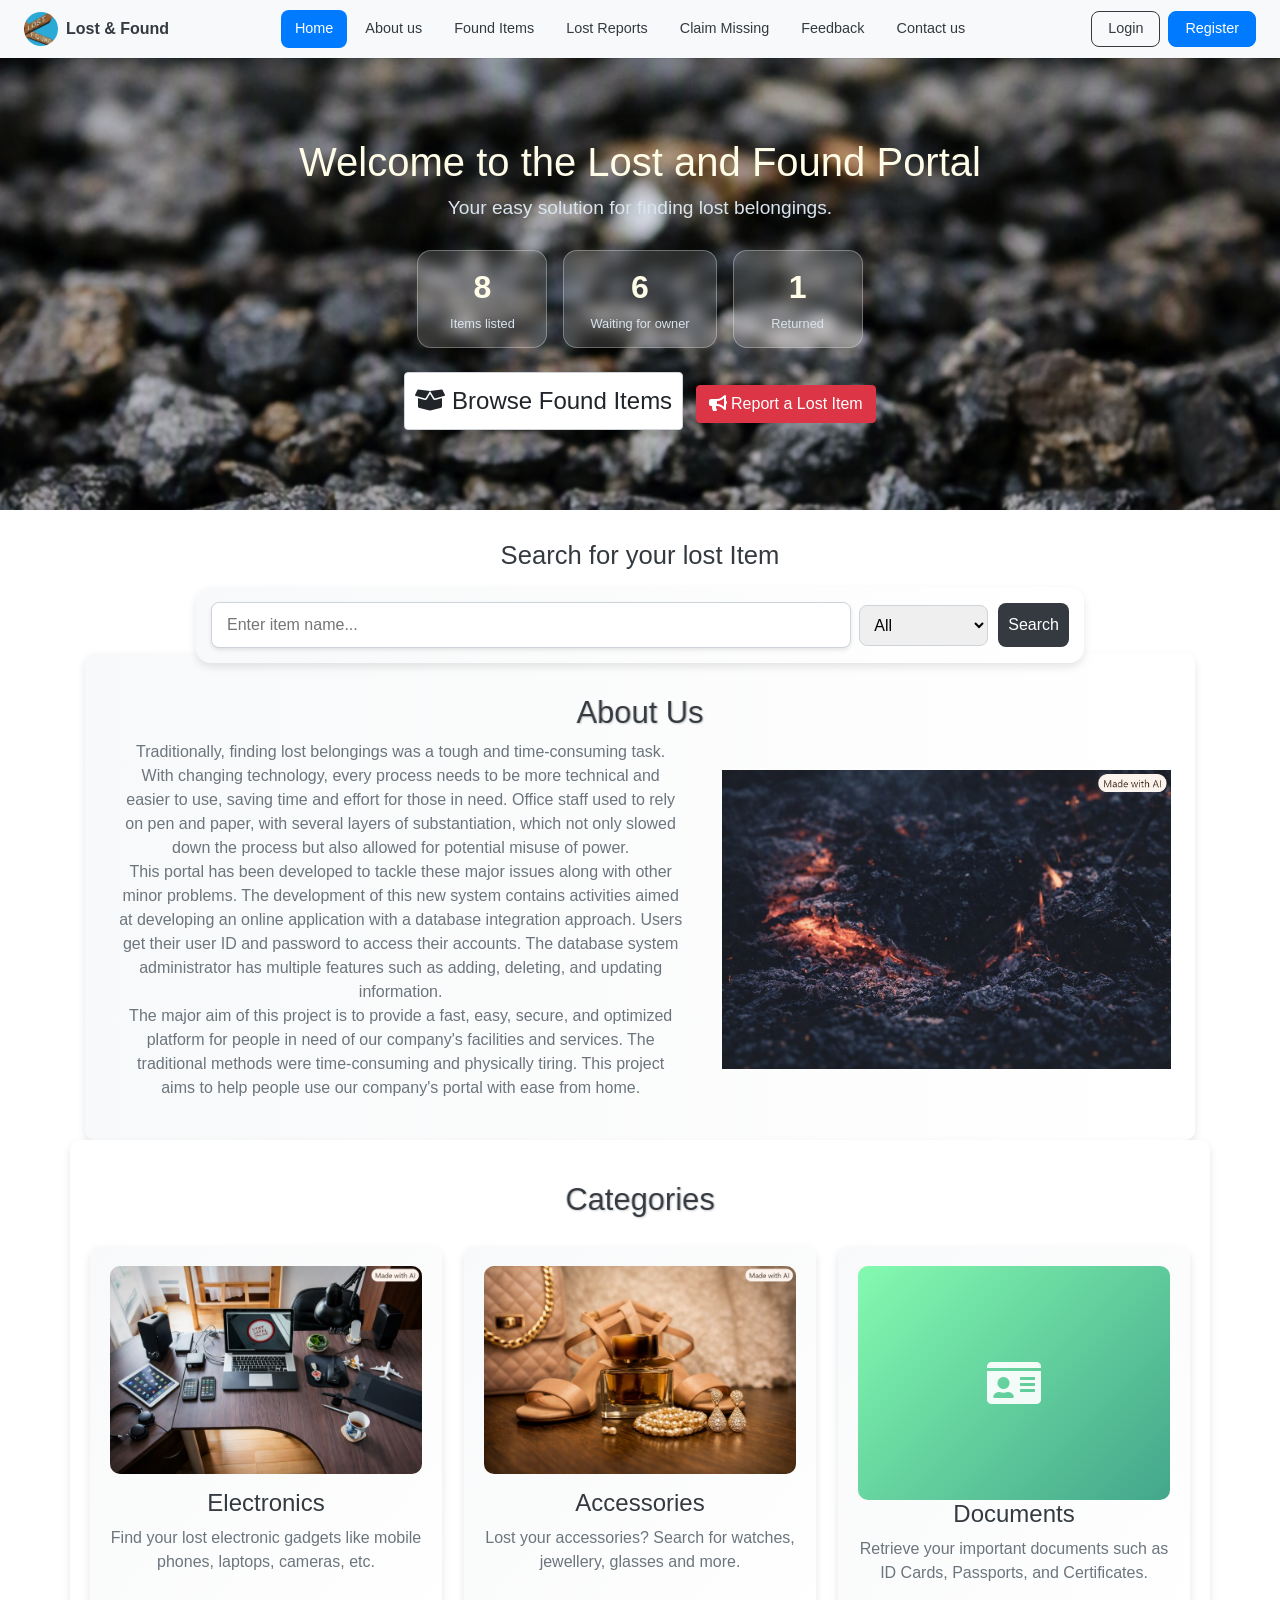
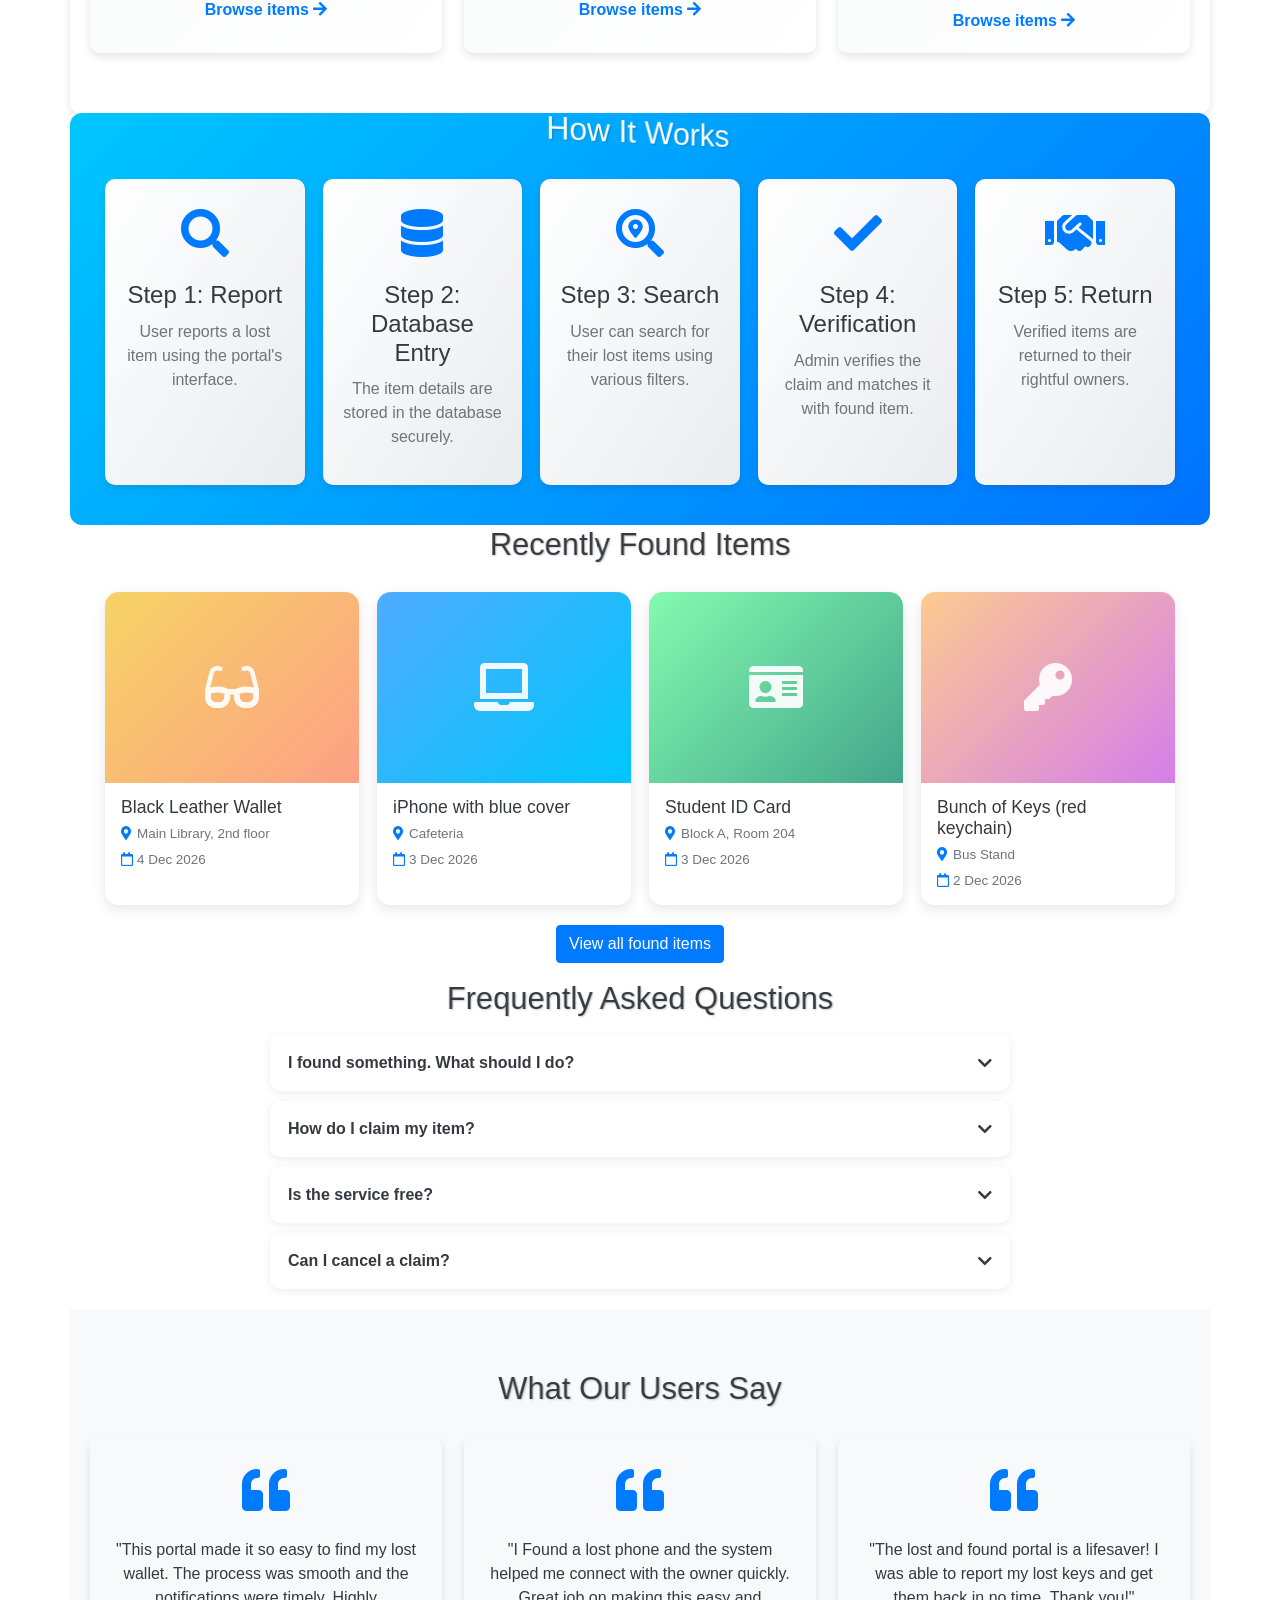
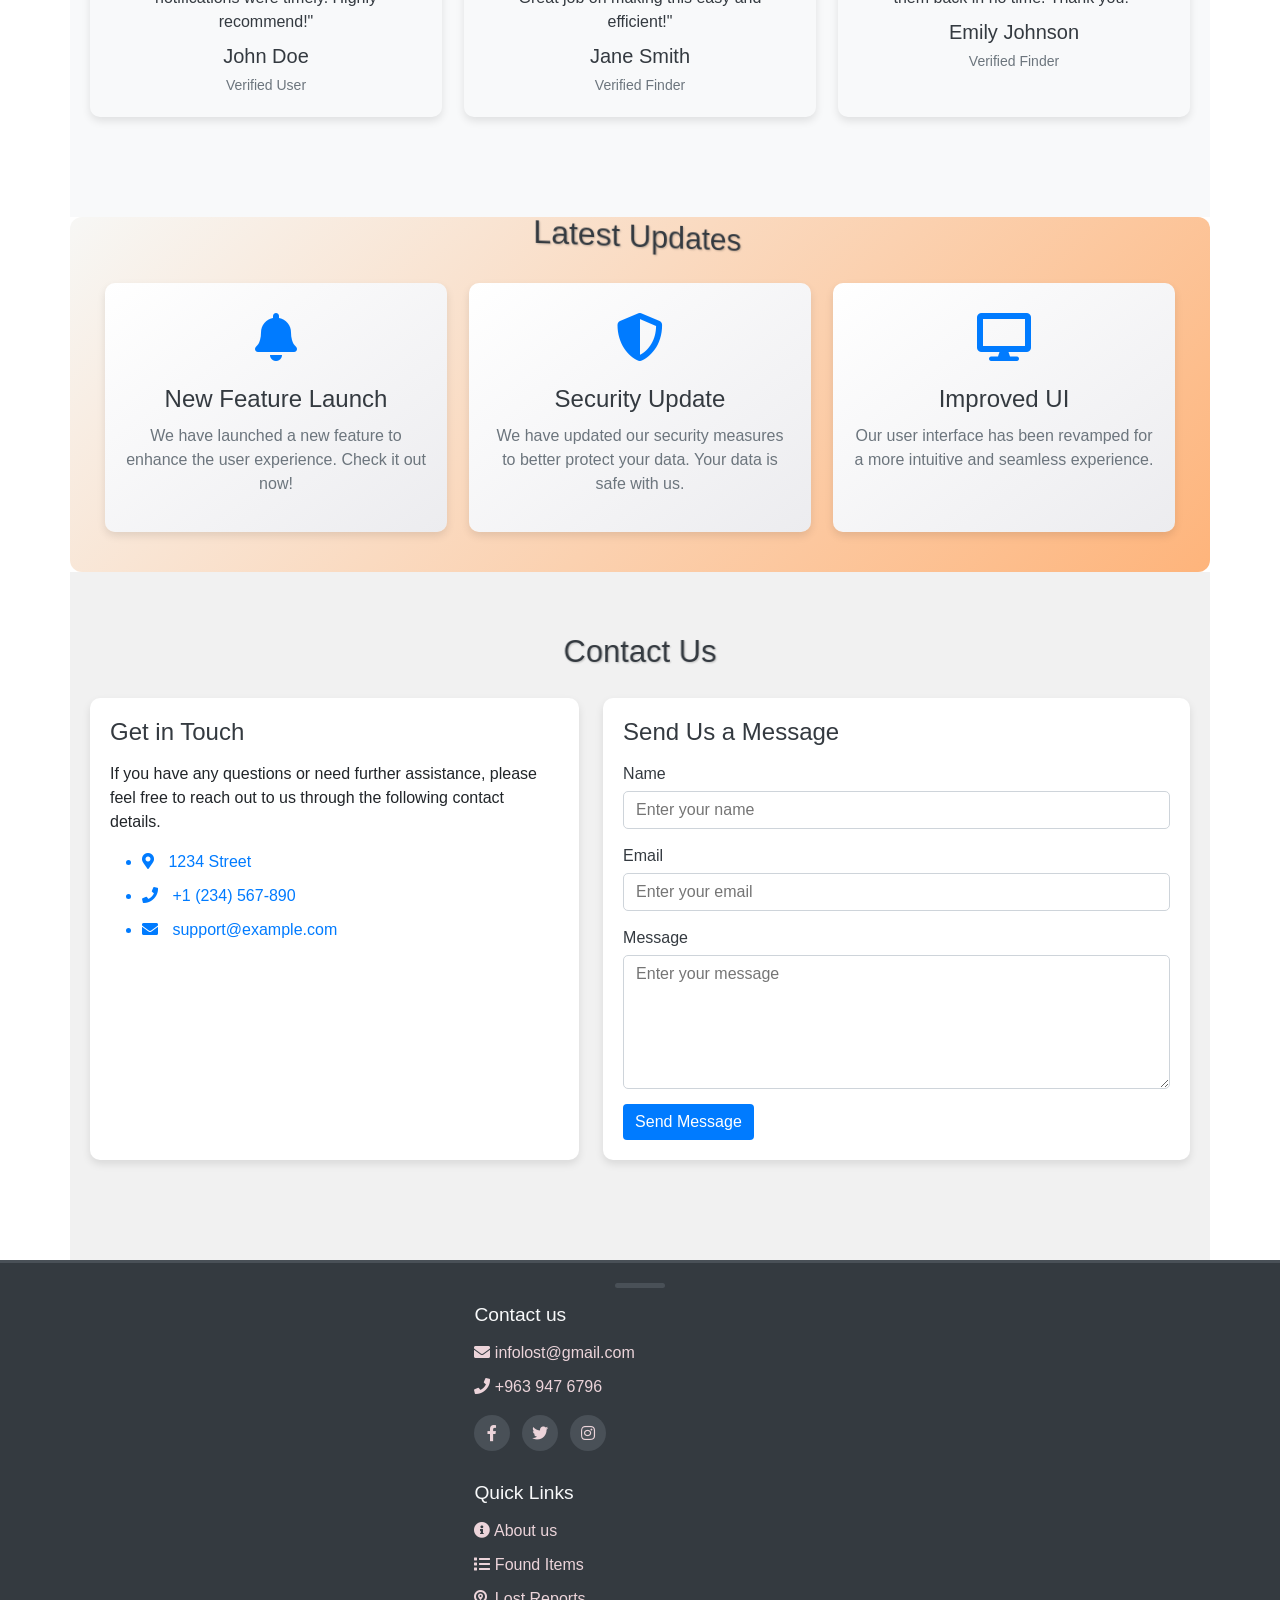
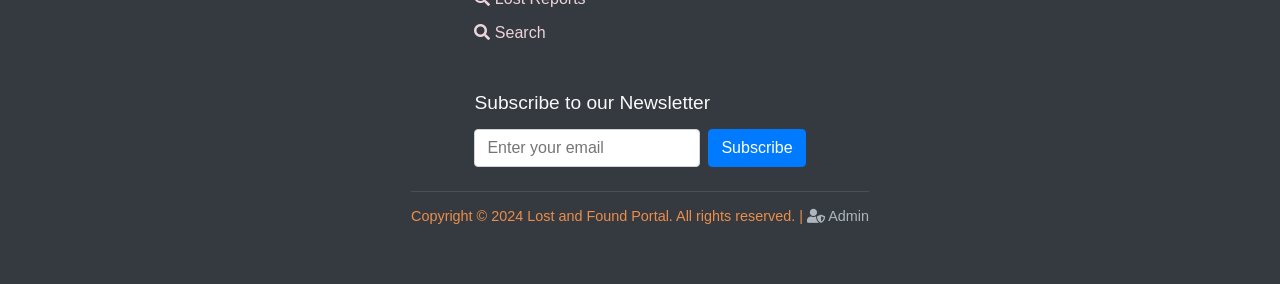
<file: index.html>
<!DOCTYPE html>
<html lang="en">
<head>
  <meta charset="UTF-8">
  <meta name="viewport" content="width=device-width, initial-scale=1.0">
  <title>Lost and Found Portal - Home page</title>
  
  <!-- Font Awesome & Icons -->
<link rel="stylesheet" href="https://cdnjs.cloudflare.com/ajax/libs/font-awesome/5.15.4/css/all.min.css">
  <link rel="stylesheet" href="style.css">
<!-- Custom CSS -->
</head>
<body>

  <div id="site-nav"></div>


  <!-- Navigation Bar -->
  

  <!-- Pure CSS Registration Modal -->
  

  <!-- Hero Section -->
  <header class="hero-section">
    <h1>Welcome to the Lost and Found Portal</h1>
    <p>Your easy solution for finding lost belongings.</p>
    <div class="hero-stats">
      <div class="stat"><b data-stat="found">0</b><small>Items listed</small></div>
      <div class="stat"><b data-stat="available">0</b><small>Waiting for owner</small></div>
      <div class="stat"><b data-stat="returned">0</b><small>Returned</small></div>
    </div>
    <a href="found.html" class="btn btn-light top-l"><i class="fas fa-box-open"></i> Browse Found Items</a>
    <a href="lost.html#report" class="btn btn-red top-l left-s"><i class="fas fa-bullhorn"></i> Report a Lost Item</a>
  </header>

  <!-- Search Bar Section -->
  <section class="search-bar-section">
    <div class="wrap">
      <h2>Search for your lost Item</h2>
      <div class="search-bar">
        <input type="text" id="searchinput" placeholder="Enter item name...">
        <button class="btn btn-blue" id="searchButton">Search</button>
      </div>
    </div>
  </section>

  <!-- About Section -->
  <main class="wrap">
    <section id="about-us">
      <h2 class="animated-header">About Us</h2>
      <div class="about-grid">
        <div class="about-text">
          <p>Traditionally, finding lost belongings was a tough and time‑consuming task. With changing technology, every process needs to be more technical and easier to use, saving time and effort for those in need. Office staff used to rely on pen and paper, with several layers of substantiation, which not only slowed down the process but also allowed for potential misuse of power.</p>
          <p>This portal has been developed to tackle these major issues along with other minor problems. The development of this new system contains activities aimed at developing an online application with a database integration approach. Users get their user ID and password to access their accounts. The database system administrator has multiple features such as adding, deleting, and updating information.</p>
          <p>The major aim of this project is to provide a fast, easy, secure, and optimized platform for people in need of our company's facilities and services. The traditional methods were time-consuming and physically tiring. This project aims to help people use our company's portal with ease from home.</p>
        </div>
        <div class="about-image">
          <img src="home bg.png" alt="Lost and Found" class="animated-image">
        </div>
      </div>
    </section>
  </main>

  <!-- Categories Section -->
  <section id="categories" class="wrap">
    <h2 class="animated-header">Categories</h2>
    <div class="category-grid">
      <div class="category-card">
        <img src="Electronic.png" alt="Electronics">
        <h3>Electronics</h3>
        <p>Find your lost electronic gadgets like mobile phones, laptops, cameras, etc.</p>
      </div>
      <div class="category-card">
        <img src="2.png" alt="Accessories">
        <h3>Accessories</h3>
        <p>Lost your accessories? Search for watches, jewellery, glasses and more.</p>
      </div>
      <div class="category-card">
        <img src="Documents.png" alt="Documents">
        <h3>Documents</h3>
        <p>Retrieve your important documents such as ID Cards, Passports, and Certificates.</p>
      </div>
    </div>
  </section>

  <!-- How It Works Section -->
  <section id="how-it-works" class="wrap">
    <h2 class="animated-header">How It Works</h2>
    <div class="how-it-works-grid">
      <div class="how-it-works-card">
        <div class="how-it-works-icon"><i class="fas fa-search"></i></div>
        <h3>Step 1: Report</h3>
        <p>User reports a lost item using the portal's interface.</p>
      </div>
      <div class="how-it-works-card">
        <div class="how-it-works-icon"><i class="fas fa-database"></i></div>
        <h3>Step 2: Database Entry</h3>
        <p>The item details are stored in the database securely.</p>
      </div>
      <div class="how-it-works-card">
        <div class="how-it-works-icon"><i class="fas fa-search-location"></i></div>
        <h3>Step 3: Search</h3>
        <p>User can search for their lost items using various filters.</p>
      </div>
      <div class="how-it-works-card">
        <div class="how-it-works-icon"><i class="fas fa-check"></i></div>
        <h3>Step 4: Verification</h3>
        <p>Admin verifies the claim and matches it with found item.</p>
      </div>
      <div class="how-it-works-card">
        <div class="how-it-works-icon"><i class="fas fa-handshake"></i></div>
        <h3>Step 5: Return</h3>
        <p>Verified items are returned to their rightful owners.</p>
      </div>
    </div>
  </section>

  <!-- Latest Found Items -->
  <section id="latest-found" class="wrap">
    <h2 class="animated-header">Recently Found Items</h2>
    <div class="mini-grid" id="latestFound"></div>
    <p class="center-text"><a href="found.html" class="btn btn-blue">View all found items</a></p>
  </section>

  <!-- FAQ -->
  <section id="faq" class="wrap">
    <h2 class="animated-header">Frequently Asked Questions</h2>
    <div class="faq">
      <div class="faq-item"><button class="faq-q">I found something. What should I do? <i class="fas fa-chevron-down"></i></button><div class="faq-a">Open the Found Items page, press “I found something” and fill the short form. A photo helps the owner recognise it.</div></div>
      <div class="faq-item"><button class="faq-q">How do I claim my item? <i class="fas fa-chevron-down"></i></button><div class="faq-a">Find it on the Found Items page and press “Claim”. Describe something only the owner would know. The admin team verifies the claim before returning the item.</div></div>
      <div class="faq-item"><button class="faq-q">Is the service free? <i class="fas fa-chevron-down"></i></button><div class="faq-a">Yes. Reporting, searching and claiming items on the portal is free for everyone.</div></div>
      <div class="faq-item"><button class="faq-q">Can I cancel a claim? <i class="fas fa-chevron-down"></i></button><div class="faq-a">Yes. Go to the Claim Missing page and use “Cancel claim” under My Claims.</div></div>
    </div>
  </section>

  <!-- Testimonials Section -->
  <section id="testimonials" class="wrap">
    <h2 class="animated-header">What Our Users Say</h2>
    <div class="testimonial-grid">
      <div class="testimonial-card">
        <div class="testimonial-icon"><i class="fas fa-quote-left"></i></div>
        <p>"This portal made it so easy to find my lost wallet. The process was smooth and the notifications were timely. Highly recommend!"</p>
        <h5>John Doe</h5>
        <small>Verified User</small>
      </div>
      <div class="testimonial-card">
        <div class="testimonial-icon"><i class="fas fa-quote-left"></i></div>
        <p>"I Found a lost phone and the system helped me connect with the owner quickly. Great job on making this easy and efficient!"</p>
        <h5>Jane Smith</h5>
        <small>Verified Finder</small>
      </div>
      <div class="testimonial-card">
        <div class="testimonial-icon"><i class="fas fa-quote-left"></i></div>
        <p>"The lost and found portal is a lifesaver! I was able to report my lost keys and get them back in no time. Thank you!"</p>
        <h5>Emily Johnson</h5>
        <small>Verified Finder</small>
      </div>
    </div>
  </section>

  <!-- Latest Updates Section -->
  <section id="latest-updates" class="wrap">
    <h2 class="animated-header">Latest Updates</h2>
    <div class="updates-grid">
      <div class="update-card">
        <div class="update-icon"><i class="fas fa-bell"></i></div>
        <h3>New Feature Launch</h3>
        <p>We have launched a new feature to enhance the user experience. Check it out now!</p>
      </div>
      <div class="update-card">
        <div class="update-icon"><i class="fas fa-shield-alt"></i></div>
        <h3>Security Update</h3>
        <p>We have updated our security measures to better protect your data. Your data is safe with us.</p>
      </div>
      <div class="update-card">
        <div class="update-icon"><i class="fas fa-desktop"></i></div>
        <h3>Improved UI</h3>
        <p>Our user interface has been revamped for a more intuitive and seamless experience.</p>
      </div>
    </div>
  </section>

  <!-- Contact Us Section -->
  <section id="contact-us" class="wrap">
    <h2 class="animated-header">Contact Us</h2>
    <div class="contact-grid">
      <div class="contact-details">
        <h3>Get in Touch</h3>
        <p>If you have any questions or need further assistance, please feel free to reach out to us through the following contact details.</p>
        <ul>
          <li><i class="fas fa-map-marker-alt"></i> 1234 Street</li>
          <li><i class="fas fa-phone"></i> +1 (234) 567-890</li>
          <li><i class="fas fa-envelope"></i> support@example.com</li>
        </ul>
      </div>
      <div class="contact-form">
        <h3>Send Us a Message</h3>
        <form id="contact-form">
          <div class="field">
            <label for="c-name">Name</label>
            <input type="text" id="c-name" class="input" placeholder="Enter your name">
          </div>
          <div class="field">
            <label for="c-email">Email</label>
            <input type="email" id="c-email" class="input" placeholder="Enter your email">
          </div>
          <div class="field">
            <label for="c-message">Message</label>
            <textarea id="c-message" class="input" rows="5" placeholder="Enter your message"></textarea>
          </div>
          <button type="submit" class="btn btn-blue">Send Message</button>
        </form>
      </div>
    </div>
  </section>

  <!-- Footer -->
  <footer class="advanced-footer">
    <div class="wrap">
      <div class="footer-grid">
        <div>
          <h5>Contact us</h5>
          <ul class="no-list">
            <li><a href="mailto:infolost@gmail.com"><i class="fas fa-envelope"></i> infolost@gmail.com</a></li>
            <li><a href="tel:+9639476796"><i class="fas fa-phone"></i> +963 947 6796</a></li>
          </ul>
          <div class="social-links">
            <a href="#"><i class="fab fa-facebook-f"></i></a>
            <a href="#"><i class="fab fa-twitter"></i></a>
            <a href="#"><i class="fab fa-instagram"></i></a>
          </div>
        </div>
        <div>
          <h5>Quick Links</h5>
          <ul class="no-list">
            <li><a href="about.html"><i class="fas fa-info-circle"></i> About us</a></li>
            <li><a href="found.html"><i class="fas fa-list"></i> Found Items</a></li>
            <li><a href="lost.html"><i class="fas fa-search-location"></i> Lost Reports</a></li>
            <li><a href="found.html"><i class="fas fa-search"></i> Search</a></li>
          </ul>
        </div>
        <div>
          <h5>Subscribe to our Newsletter</h5>
          <form id="NewsletterForm" class="newsletter-form">
            <input type="email" class="input" placeholder="Enter your email" required>
            <button class="btn btn-blue" type="submit">Subscribe</button>
          </form>
        </div>
      </div>
      <div class="copyright">
        <p>Copyright © 2024 Lost and Found Portal. All rights reserved.</p>
      </div>
    </div>
  </footer>

  <script src="script.js"></script>
</body>
</html>
</file>
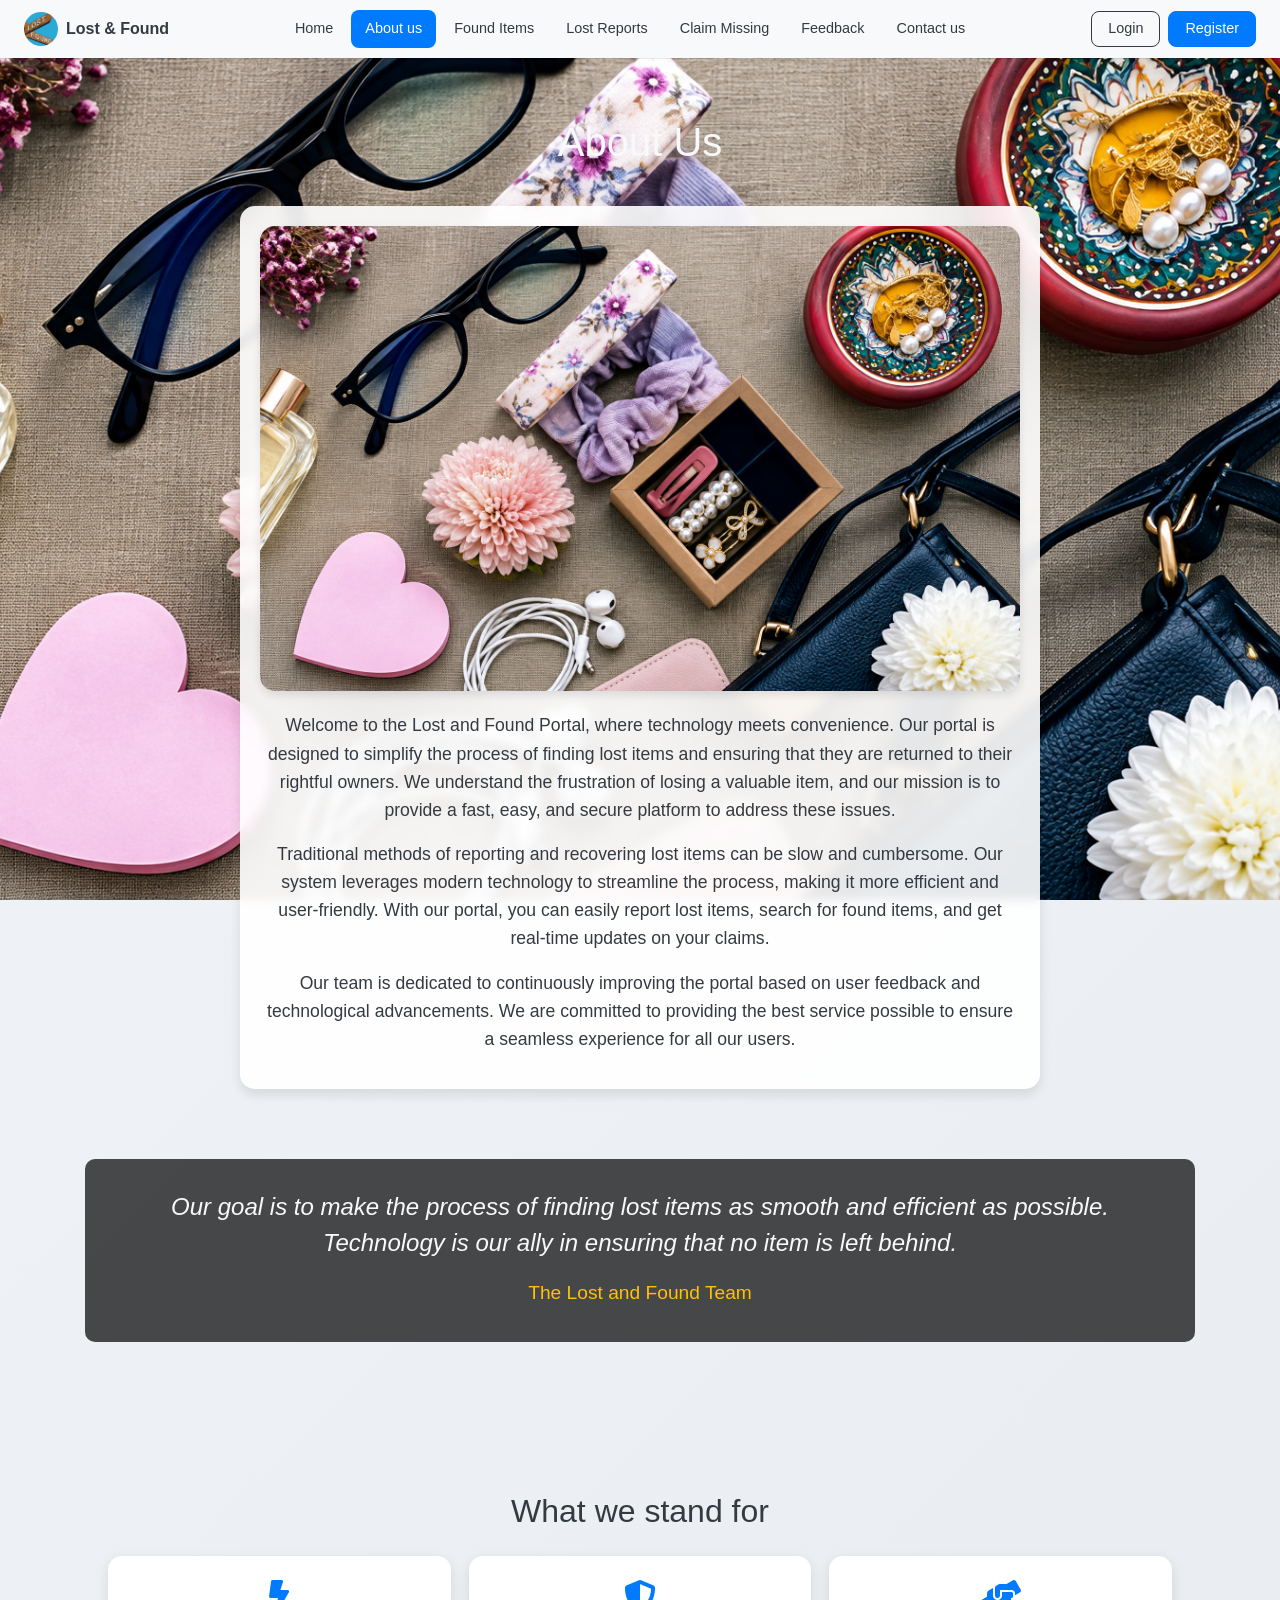
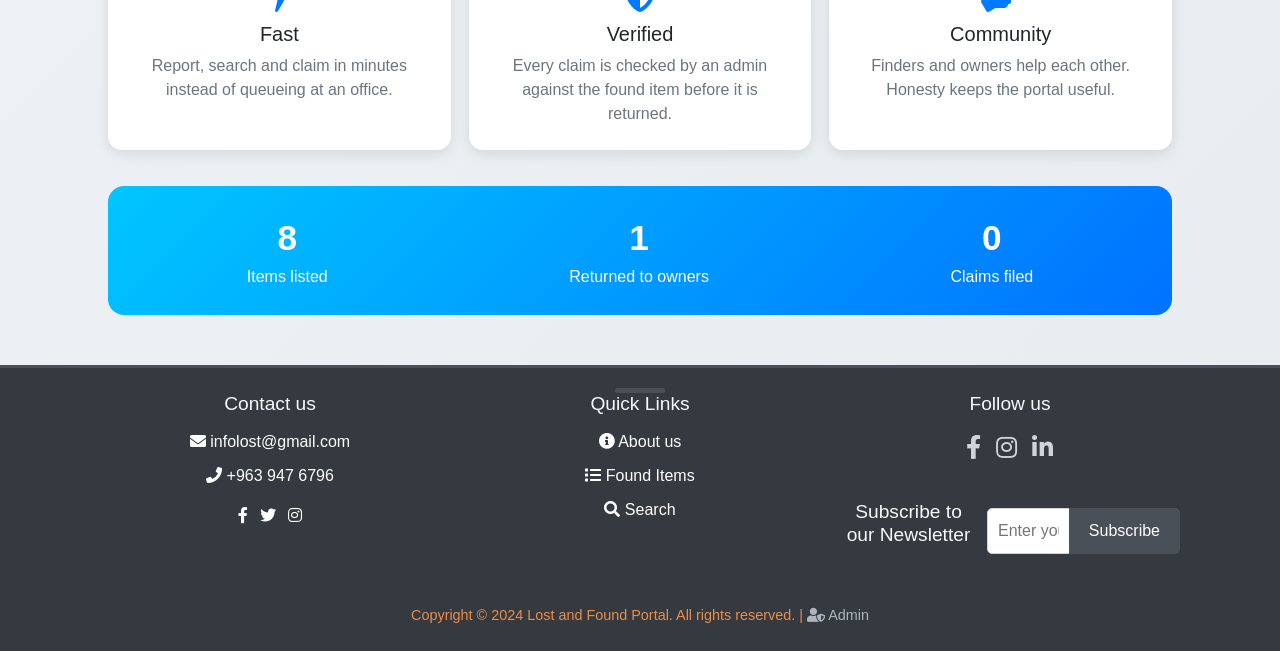
<file: about.html>
<!DOCTYPE html>
<html lang="en">

<head>
    <meta charset="UTF-8">
    <meta name="viewport" content="width=device-width, initial-scale=1.0">

    <title>Lost and Found Portal - About us Page</title>

<!-- Font Awesome -->
    <link rel="stylesheet"
        href="https://cdnjs.cloudflare.com/ajax/libs/font-awesome/5.15.4/css/all.min.css">
  <link rel="stylesheet" href="style.css">

<style>

        /* ================= BODY ================= */

        body {
            background: linear-gradient(135deg, #f0f4f8, #e9ecef);
            font-family: 'Roboto', sans-serif;
            overflow-x: hidden;
        }


        /* ================= ABOUT US SECTION ================= */

        .about-us-section {
            padding: 60px 0;
            position: relative;
            perspective: 1000px;
            background: url(abouts.png) no-repeat center center fixed;
            background-size: cover;
            color: #fff;
            overflow: hidden;
        }


        /* About Us Heading */

        .about-us-header {
            text-align: center;
            margin-bottom: 40px;
            color: #f8f9fa;
            transition: transform 0.3s ease, color 0.3s ease;
            font-size: 2.5rem;
        }

        .about-us-header:hover {
            color: #007bff;
            transform: rotateY(0);
        }


        /* About Us Content */

        .about-us-content {
            display: flex;
            flex-direction: column;
            align-items: center;
            gap: 30px;
            position: relative;
        }


        /* About Us Card */

        .about-us-card {
            background: rgba(255, 255, 255, 0.9);
            border-radius: 15px;
            box-shadow: 0 6px 12px rgba(0, 0, 0, 0.1);
            padding: 20px;
            text-align: center;
            width: 80%;
            max-width: 800px;
            transform: rotateY(10deg);
            transition: transform 0.3s ease,
                        box-shadow 0.3s ease;
            backdrop-filter: blur(5px);
        }

        .about-us-card:hover {
            transform: scale(1.05) rotateY(0);
            box-shadow: 0 12px 24px rgba(0, 0, 0, 0.2);
        }


        /* About Us Image */

        .about-us-img {
            width: 100%;
            border-radius: 15px;
            box-shadow: 0 4px 8px rgba(0, 0, 0, 0.1);
            margin-bottom: 20px;
            animation: fadin 1s ease-in-out;
        }


        /* About Us Text */

        .about-us-text {
            font-size: 1.1rem;
            color: #343a40;
            line-height: 1.6;
        }


        /* ================= FADE ANIMATION ================= */

        @keyframes fadin {

            from {
                opacity: 0;
            }

            to {
                opacity: 1;
            }

        }


        /* ================= QUOTE SECTION ================= */

        .quote-section {
            background: rgba(0, 0, 0, 0.7);
            padding: 30px;
            border-radius: 10px;
            text-align: center;
            margin: 40px 0;
            color: #f8f9fa;
            transform: rotateY(-10deg);
            transition: transform 0.3s ease;
        }

        .quote-section:hover {
            transform: rotateY(0);
        }

        .quote-section p {
            font-size: 1.5rem;
            font-style: italic;
        }

        .quote-section h4 {
            margin-top: 20px;
            font-size: 1.2rem;
            color: #ffc107;
        }


        /* ================= FOOTER ================= */

        .advanced-footer {
            background: #343a40;
            color: #fff;
        }

        .advanced-footer h5 {
            margin-bottom: 15px;
        }

        .advanced-footer a {
            color: #fff;
            text-decoration: none;
        }

        .advanced-footer a:hover {
            color: #007bff;
            text-decoration: none;
        }

        .social-icons {
            display: flex;
            justify-content: center;
            gap: 15px;
        }

        .social-icons li {
            list-style: none;
        }


        /* ================= RESPONSIVE ================= */

        @media (max-width: 768px) {

            .about-us-card {
                width: 90%;
            }

            .about-us-header {
                font-size: 2rem;
            }

            .quote-section p {
                font-size: 1.1rem;
            }

        }

    </style>

</head>


<body>

  <div id="site-nav"></div>



    <!-- ================= NAVIGATION BAR ================= -->

    



    <!-- ================= ABOUT US SECTION ================= -->

    <section id="about-us-page"
        class="about-us-section">


        <div class="wrap">


            <!-- Heading -->

            <h2 class="about-us-header">
                About Us
            </h2>


            <div class="about-us-content">


                <!-- About Card -->

                <div class="about-us-card">


                    <!-- Image -->

                    <img
                        src="/abouts.png"
                        alt="About Us Image"
                        class="about-us-img">


                    <!-- Text -->

                    <div class="about-us-text">


                        <p>
                            Welcome to the Lost and Found Portal,
                            where technology meets convenience.

                            Our portal is designed to simplify
                            the process of finding lost items
                            and ensuring that they are returned
                            to their rightful owners.

                            We understand the frustration of
                            losing a valuable item, and our mission
                            is to provide a fast, easy, and secure
                            platform to address these issues.
                        </p>


                        <p>
                            Traditional methods of reporting and
                            recovering lost items can be slow and
                            cumbersome.

                            Our system leverages modern technology
                            to streamline the process, making it
                            more efficient and user-friendly.

                            With our portal, you can easily report
                            lost items, search for found items,
                            and get real-time updates on your claims.
                        </p>


                        <p>
                            Our team is dedicated to continuously
                            improving the portal based on user
                            feedback and technological advancements.

                            We are committed to providing the best
                            service possible to ensure a seamless
                            experience for all our users.
                        </p>


                    </div>

                </div>



                <!-- Quote Section -->

                <div class="quote-section">

                    <p>
                        Our goal is to make the process of finding
                        lost items as smooth and efficient as possible.

                        Technology is our ally in ensuring that
                        no item is left behind.
                    </p>

                    <h4>
                        The Lost and Found Team
                    </h4>

                </div>


            </div>

        </div>

    </section>



    <!-- ================= VALUES & STATS ================= -->
    <section class="about-extra">
        <h2>What we stand for</h2>
        <div class="val-grid">
            <div class="val-card"><i class="fas fa-bolt"></i><h5>Fast</h5><p class="muted bottom-0">Report, search and claim in minutes instead of queueing at an office.</p></div>
            <div class="val-card"><i class="fas fa-shield-alt"></i><h5>Verified</h5><p class="muted bottom-0">Every claim is checked by an admin against the found item before it is returned.</p></div>
            <div class="val-card"><i class="fas fa-hands-helping"></i><h5>Community</h5><p class="muted bottom-0">Finders and owners help each other. Honesty keeps the portal useful.</p></div>
        </div>
        <div class="stat-band">
            <div><b data-stat="found">0</b>Items listed</div>
            <div><b data-stat="returned">0</b>Returned to owners</div>
            <div><b data-stat="claims">0</b>Claims filed</div>
        </div>
    </section>

    <!-- ================= FOOTER ================= -->

    <footer class="center-text pad-y advanced-footer">

        <div class="wrap">

            <div class="cols">


                <!-- Contact Us -->

                <div class="col-third">

                    <h5>
                        Contact us
                    </h5>

                    <ul class="no-list">

                        <li>

                            <a href="mailto:infolost@gmail.com">

                                <i class="fas fa-envelope"></i>

                                infolost@gmail.com

                            </a>

                        </li>


                        <li>

                            <a href="tel:+9639476796">

                                <i class="fas fa-phone"></i>

                                +963 947 6796

                            </a>

                        </li>

                    </ul>


                    <a href="#"
                        class="white-text right-s">

                        <i class="fab fa-facebook-f"></i>

                    </a>


                    <a href="#"
                        class="white-text right-s">

                        <i class="fab fa-twitter"></i>

                    </a>


                    <a href="#"
                        class="white-text">

                        <i class="fab fa-instagram"></i>

                    </a>

                </div>



                <!-- Quick Links -->

                <div class="col-third">

                    <h5>
                        Quick Links
                    </h5>

                    <ul class="no-list">

                        <li>

                            <a href="about.html">

                                <i class="fas fa-info-circle"></i>

                                About us

                            </a>

                        </li>


                        <li>

                            <a href="found.html">

                                <i class="fas fa-list"></i>

                                Found Items

                            </a>

                        </li>


                        <li>

                            <a href="found.html">

                                <i class="fas fa-search"></i>

                                Search

                            </a>

                        </li>

                    </ul>

                </div>



                <!-- Follow Us -->

                <div class="col-third">

                    <h5>
                        Follow us
                    </h5>


                    <ul class="no-list social-icons">

                        <li>

                            <a href="#">

                                <i class="fab fa-facebook-f"></i>

                            </a>

                        </li>


                        <li>

                            <a href="#">

                                <i class="fab fa-instagram"></i>

                            </a>

                        </li>


                        <li>

                            <a href="#">

                                <i class="fab fa-linkedin-in"></i>

                            </a>

                        </li>

                    </ul>



                    <!-- Newsletter -->

                    <div class="newsletter top-l">

                        <h5>
                            Subscribe to our Newsletter
                        </h5>


                        <form id="NewsletterForm">

                            <div class="search-row">

                                <input
                                    type="email"
                                    class="input"
                                    placeholder="Enter your email"
                                    required>


                                <div class="search-row-btn">

                                    <button
                                        class="btn btn-blue"
                                        type="submit">

                                        Subscribe

                                    </button>

                                </div>

                            </div>

                        </form>

                    </div>

                </div>


            </div>


            <!-- Copyright -->

            <p class="top-l bottom-0">

                Copyright © 2024 Lost and Found Portal.
                All rights reserved.

            </p>

        </div>

    </footer>

  <script src="script.js"></script>
</body>

</html>
</file>
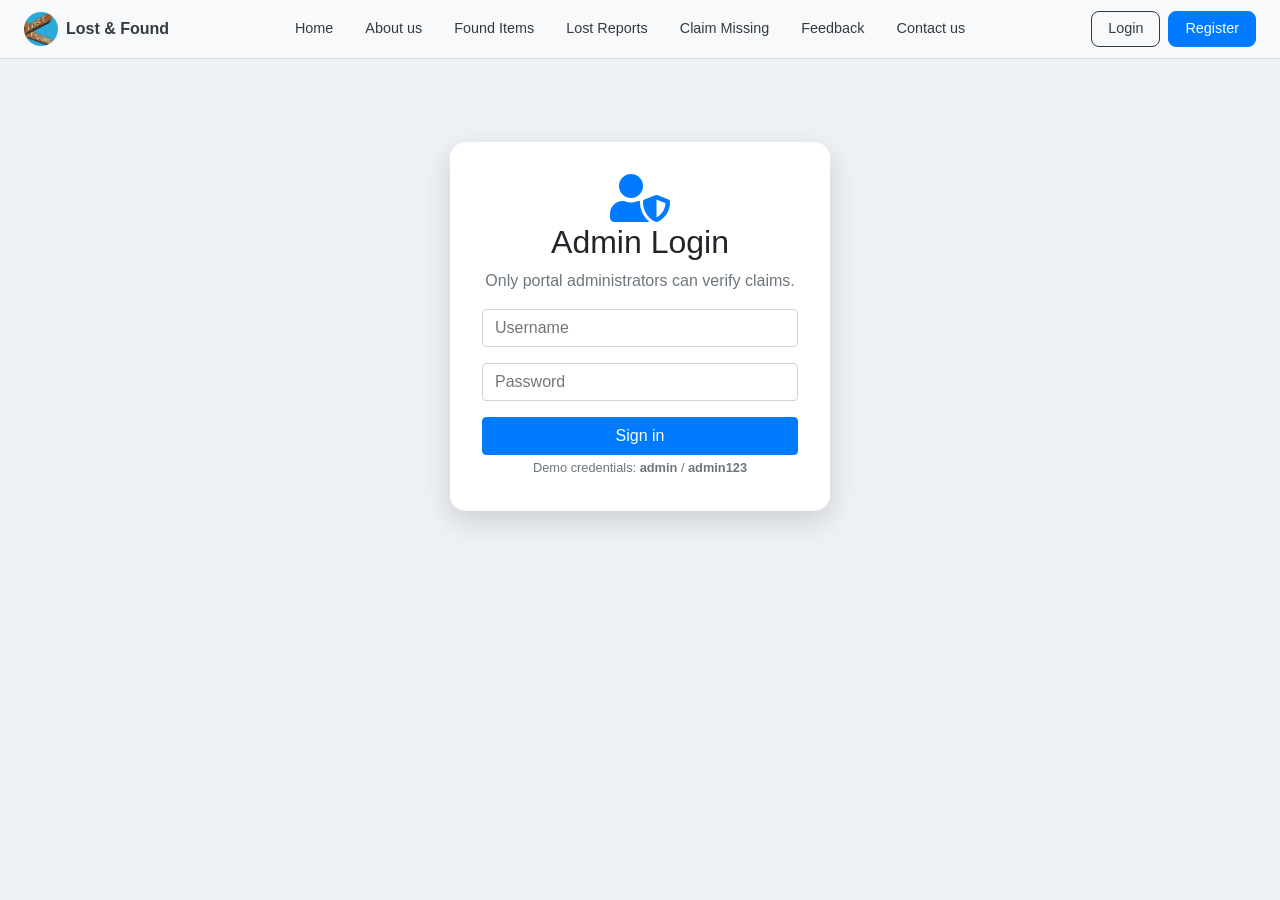
<file: admin.html>
<!DOCTYPE html>
<html lang="en">
<head>
  <meta charset="UTF-8">
  <meta name="viewport" content="width=device-width, initial-scale=1.0">
  <title>Lost and Found Portal - Admin Panel</title>
<link rel="stylesheet" href="https://cdnjs.cloudflare.com/ajax/libs/font-awesome/5.15.4/css/all.min.css">
  <link rel="stylesheet" href="style.css">
  <style>body{background:#eef1f6;font-family:Arial,sans-serif}</style>
</head>
<body>
  <div id="site-nav"></div>
  <main class="admin-wrap" id="adminApp"></main>
  <script src="script.js"></script>
  <script src="admin.js"></script>
</body>
</html>
</file>
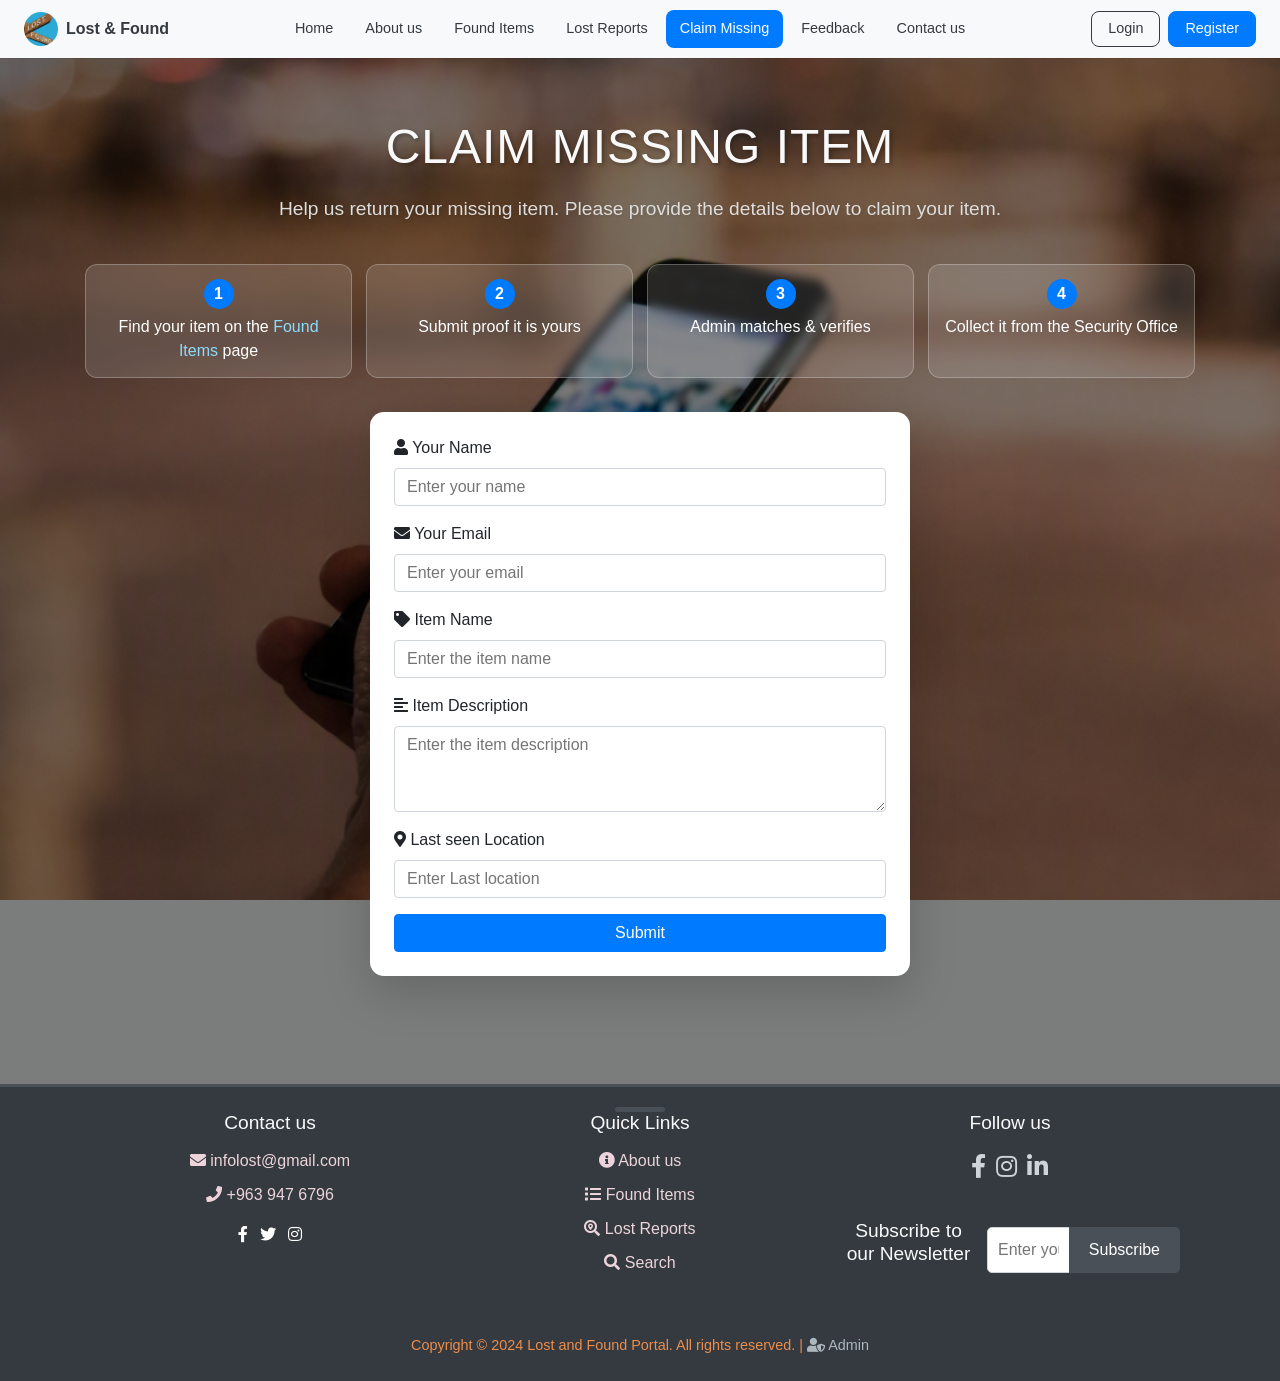
<file: claim.html>
<!DOCTYPE html>
<html lang="en">

<head>
    <meta charset="UTF-8">
    <meta name="viewport" content="width=device-width, initial-scale=1.0">

    <title>Lost and Found Portal - Claim Page</title>

<!-- Font Awesome -->
    <link rel="stylesheet" href="https://cdnjs.cloudflare.com/ajax/libs/font-awesome/5.15.4/css/all.min.css">
  <link rel="stylesheet" href="style.css">

<!-- Custom CSS -->

    <style>
        body {
            font-family: 'Arial', sans-serif;
            margin: 0;
            padding: 0;
            background-color: #f8f9fa;
        }

        .navbar-brand img {
            position: relative;
        }

        .claim-section {
            position: relative;
            padding: 60px 0;
        }

        .claim-section::before {
            content: "";
            position: absolute;
            top: 0;
            left: 0;
            width: 100%;
            height: 100%;
            background: rgba(0, 0, 0, 0.5);
        }

        .claim-section .wrap {
            position: relative;
            z-index: 1;
        }

        .claim-section .big-title {
            font-size: 3rem;
            margin-bottom: 20px;
            text-transform: uppercase;
            letter-spacing: 1px;
            color: #f9f9fa;
            text-shadow: 2px 2px 4px rgba(0, 0, 0, 0.3);
            animation: color-change 5s infinite alternate;
        }

        .claim-section .intro {
            font-size: 1.2rem;
            margin-bottom: 40px;
            color: #ddd;
            text-shadow: 1px 1px 3px rgba(0, 0, 0, 0.1);
        }

        @keyframes color-change {
            0% { color: #f8f9fa; }
            25% { color: #8bdcff; }
            50% { color: #ffffff; }
            75% { color: #8bdcff; }
            100% { color: #f8f9fa; }
        }
    </style>
</head>

<body>

  <div id="site-nav"></div>


    <!-- NAVIGATION BAR -->
    

    <!-- REGISTRATION MODAL -->
    

    <!-- CLAIM SECTION -->
    <section class="claim-section">
        <div class="wrap">
            <h1 class="big-title center-text">Claim Missing Item</h1>
            <p class="intro center-text">
                Help us return your missing item. Please provide the details below to claim your item.
            </p>

            <div class="how-claim">
                <div><b>1</b><br>Find your item on the <a href="found.html" style="color:#8bdcff">Found Items</a> page</div>
                <div><b>2</b><br>Submit proof it is yours</div>
                <div><b>3</b><br>Admin matches &amp; verifies</div>
                <div><b>4</b><br>Collect it from the Security Office</div>
            </div>

            <div class="cols">
                <div class="col-half center-box">
                    <div class="claim-card pad bottom-xl">
                        <form id="claimItemForm">
                            <div class="field">
                                <label for="claimantName">
                                    <i class="fas fa-user"></i> Your Name
                                </label>
                                <input type="text" class="input" id="claimantName" placeholder="Enter your name" required>
                            </div>

                            <div class="field">
                                <label for="claimant-mail">
                                    <i class="fas fa-envelope"></i> Your Email
                                </label>
                                <input type="email" class="input" id="claimant-mail" placeholder="Enter your email" required>
                            </div>

                            <div class="field">
                                <label for="claimant-Itemname">
                                    <i class="fas fa-tag"></i> Item Name
                                </label>
                                <input type="text" class="input" id="claimant-Itemname" placeholder="Enter the item name" required>
                            </div>

                            <div class="field">
                                <label for="ClaimItemDesc">
                                    <i class="fas fa-align-left"></i> Item Description
                                </label>
                                <textarea id="ClaimItemDesc" class="input" rows="3" placeholder="Enter the item description" required></textarea>
                            </div>

                            <div class="field">
                                <label for="claimant-ItemLocation">
                                    <i class="fas fa-map-marker-alt"></i> Last seen Location
                                </label>
                                <input type="text" class="input" id="claimant-ItemLocation" placeholder="Enter Last location" required>
                            </div>

                            <button type="submit" class="btn btn-blue btn-full">Submit</button>
                        </form>
                    </div>
                </div>
            </div>
        </div>
    </section>

    <!-- FOOTER -->
    <footer class="center-text pad-y advanced-footer">
        <div class="wrap">
            <div class="cols">
                <div class="col-third">
                    <h5>Contact us</h5>
                    <ul class="no-list">
                        <li>
                            <a href="mailto:infolost@gmail.com">
                                <i class="fas fa-envelope"></i> infolost@gmail.com
                            </a>
                        </li>
                        <li>
                            <a href="tel:+9639476796">
                                <i class="fas fa-phone"></i> +963 947 6796
                            </a>
                        </li>
                    </ul>
                    <a href="#" class="white-text right-s"><i class="fab fa-facebook-f"></i></a>
                    <a href="#" class="white-text right-s"><i class="fab fa-twitter"></i></a>
                    <a href="#" class="white-text"><i class="fab fa-instagram"></i></a>
                </div>

                <div class="col-third">
                    <h5>Quick Links</h5>
                    <ul class="no-list">
                        <li><a href="about.html"><i class="fas fa-info-circle"></i> About us</a></li>
                        <li><a href="found.html"><i class="fas fa-list"></i> Found Items</a></li>
                        <li><a href="lost.html"><i class="fas fa-search-location"></i> Lost Reports</a></li>
                        <li><a href="found.html"><i class="fas fa-search"></i> Search</a></li>
                    </ul>
                </div>

                <div class="col-third">
                    <h5>Follow us</h5>
                    <ul class="no-list social-icons">
                        <li><a href="#"><i class="fab fa-facebook-f"></i></a></li>
                        <li><a href="#"><i class="fab fa-instagram"></i></a></li>
                        <li><a href="#"><i class="fab fa-linkedin-in"></i></a></li>
                    </ul>

                    <div class="newsletter top-l">
                        <h5>Subscribe to our Newsletter</h5>
                        <form id="NewsletterForm">
                            <div class="search-row">
                                <input type="email" class="input" placeholder="Enter your email" required>
                                <div class="search-row-btn">
                                    <button class="btn btn-blue" type="submit">Subscribe</button>
                                </div>
                            </div>
                        </form>
                    </div>
                </div>
            </div>

            <p class="top-l bottom-0">Copyright © 2024 Lost and Found Portal. All rights reserved.</p>
        </div>
    </footer>

  <script src="script.js"></script>
</body>

</html>
</file>
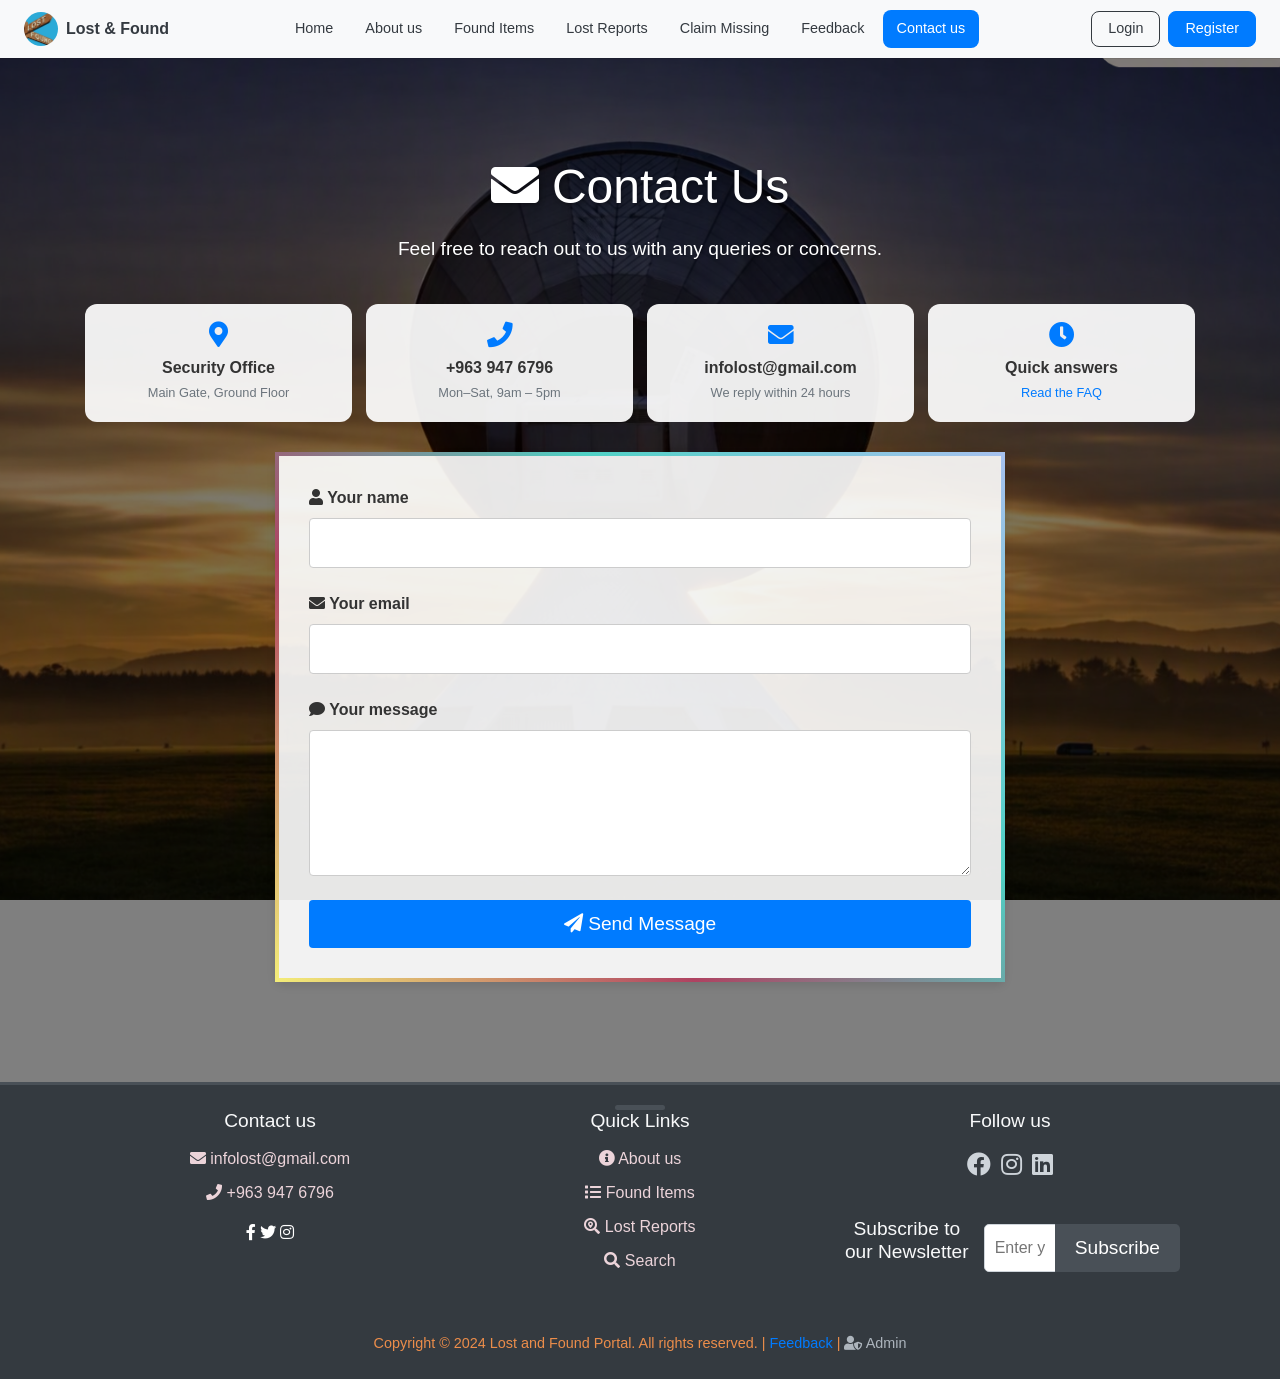
<file: contact.html>
<!DOCTYPE html>
<html lang="en">
<head>
  <meta charset="UTF-8">
  <meta name="viewport" content="width=device-width, initial-scale=1.0">
  <title>Contact Us Page</title>

  <!-- Font Awesome -->
<link rel="stylesheet" href="https://cdnjs.cloudflare.com/ajax/libs/font-awesome/5.15.4/css/all.min.css">
  <link rel="stylesheet" href="style.css">

  <!-- Custom CSS -->

  <style>
    body {
      font-family: 'Roboto', sans-serif;
      margin: 0;
      padding: 0;
    }

    .contact-section {
      padding: 100px 0;
      color: #fff;
      position: relative;
      background: url('satelite.png') no-repeat center center fixed;
      background-size: cover;
    }

    .contact-section::before {
      content: '';
      position: absolute;
      top: 0;
      left: 0;
      width: 100%;
      height: 100%;
      background-color: rgba(0, 0, 0, 0.5); /* overlay */
      z-index: 1;
    }

    .contact-section .wrap {
      position: relative;
      z-index: 2;
    }

    .contact-section .big-title {
      font-size: 3rem;
      margin-bottom: 20px;
      text-shadow: 2px 2px 4px rgba(0, 0, 0, 0.3);
    }

    .contact-section .intro {
      font-size: 1.2rem;
      margin-bottom: 40px;
      text-shadow: 1px 1px 2px rgba(0, 0, 0, 0.1);
    }

    .contact-card {
      background: rgba(255, 255, 255, 0.9);
      border-radius: 8px;
      padding: 30px;
      box-shadow: 0 4px 8px rgba(0, 0, 0, 0.1);
      transition: transform 0.3s, box-shadow 0.3s;
      border: 4px solid transparent;
      border-image: linear-gradient(45deg, #f3ec78, #af4261, #4fd1c5, #a6c1ee);
      border-image-slice: 1;
      animation: border-rotate 6s linear infinite;
    }

    @keyframes border-rotate {
      0% { border-image: linear-gradient(45deg, #f3ec78, #af4261, #4fd1c5, #a6c1ee); }
      25% { border-image: linear-gradient(135deg, #f3ec78, #af4261, #4fd1c5, #a6c1ee); }
      50% { border-image: linear-gradient(225deg, #f3ec78, #af4261, #4fd1c5, #a6c1ee); }
      75% { border-image: linear-gradient(315deg, #f3ec78, #af4261, #4fd1c5, #a6c1ee); }
      100% { border-image: linear-gradient(405deg, #f3ec78, #af4261, #4fd1c5, #a6c1ee); }
    }

    /* Fixed Contact Us Heading (Animation Removed) */
    .contact-section h1 {
      font-size: 3rem;
    }

    .contact-card:hover {
      transform: translateY(-10px);
      box-shadow: 0 8px 16px rgba(0, 0, 0, 0.2);
    }

    .contact-card label {
      font-weight: bold;
      margin-bottom: 0.5rem;
      color: #333;
    }

    .contact-card .input {
      padding: 0.75rem;
      margin-bottom: 1.5rem;
      border: 1px solid #ccc;
      border-radius: 4px;
    }

    .btn-blue {
      padding: 10px 20px;
      color: #fff;
      font-size: 1.2rem;
      border-radius: 4px;
      transition: background-color 0.3s, transform 0.3s;
      background-color: #007bff;
      border: none;
    }

    .btn-blue:hover {
      background-color: #0056b3;
      transform: translateY(-3px);
    }
  </style>
</head>
<body>

  <div id="site-nav"></div>

  <!--Navigation Bar-->
  

  <!-- Registration Modal -->
  

  <!-- contact section -->
  <section class="contact-section">
    <div class="wrap">
      <h1 class="big-title center-text"><i class="fas fa-envelope"></i> Contact Us</h1>
      <p class="intro center-text">Feel free to reach out to us with any queries or concerns.</p>
      
      <div class="info-cards">
        <div class="info-card"><i class="fas fa-map-marker-alt"></i><b>Security Office</b><small>Main Gate, Ground Floor</small></div>
        <div class="info-card"><i class="fas fa-phone"></i><b>+963 947 6796</b><small>Mon–Sat, 9am – 5pm</small></div>
        <div class="info-card"><i class="fas fa-envelope"></i><b>infolost@gmail.com</b><small>We reply within 24 hours</small></div>
        <div class="info-card"><i class="fas fa-clock"></i><b>Quick answers</b><small><a href="index.html#faq">Read the FAQ</a></small></div>
      </div>

      <div class="cols">
        <div class="col-wide center-box">
          <div class="contact-card">
            <form id="contactForm">
              <div class="field">
                <label for="userName"><i class="fas fa-user"></i> Your name</label>
                <input type="text" class="input" id="userName" required>
              </div>
              <div class="field">
                <label for="userEmail"><i class="fas fa-envelope"></i> Your email</label>
                <input type="email" class="input" id="userEmail" required>
              </div>
              <div class="field">
                <label for="userMessage"><i class="fas fa-comment"></i> Your message</label>
                <textarea class="input" id="userMessage" rows="5" required></textarea>
              </div>
              <button type="submit" class="btn btn-blue btn-full">
                <i class="fas fa-paper-plane"></i> Send Message
              </button>
            </form>
          </div>
        </div>
      </div>
    </div>                   
  </section>
  
  <!-- advanced footer section -->
  <footer class="center-text pad-y advanced-footer">
    <div class="wrap">
      <div class="cols">
        <div class="col-third">
          <h5>Contact us</h5>
          <ul class="no-list">
            <li>
              <a href="mailto:infolost@gmail.com"><i class="fas fa-envelope"></i> infolost@gmail.com</a>
            </li>
            <li>
              <a href="tel:+9639476796"><i class="fas fa-phone"></i> +963 947 6796</a>
            </li>
          </ul> 
          <a href="#" class="white-text"><i class="fab fa-facebook-f"></i></a> 
          <a href="#" class="white-text"><i class="fab fa-twitter"></i></a> 
          <a href="#" class="white-text"><i class="fab fa-instagram"></i></a>
        </div>
        
        <div class="col-third">
          <h5>Quick Links</h5>
          <ul class="no-list">
            <li><a href="about.html"><i class="fas fa-info-circle"></i> About us</a></li>
            <li><a href="found.html"><i class="fas fa-list"></i> Found Items</a></li>
            <li><a href="lost.html"><i class="fas fa-search-location"></i> Lost Reports</a></li>
            <li><a href="found.html" ><i class="fas fa-search"></i> Search</a></li> 
          </ul>
        </div>
        
        <div class="col-third">
          <h5>Follow us</h5>
          <ul class="no-list social-icons">
            <li><a href="#"><i class="fab fa-facebook"></i></a></li>
            <li><a href="#"><i class="fab fa-instagram"></i></a></li>
            <li><a href="#"><i class="fab fa-linkedin"></i></a></li>
          </ul>

          <div class="newsletter top-l">
            <h5>Subscribe to our Newsletter</h5>
            <form id="NewsletterForm">
              <div class="search-row">
                <input type="email" class="input" placeholder="Enter your email" required>
                <div class="search-row-btn">
                  <button class="btn btn-blue" type="submit">Subscribe</button>
                </div>
              </div>
            </form>
          </div>
        </div>
      </div>
      <p class="top-l bottom-0"> Copyright © 2024 Lost and Found Portal. All rights reserved. | <a href="feedback.html">Feedback</a></p>
    </div>
  </footer>

  <script src="script.js"></script>
</body>
</html>
</file>
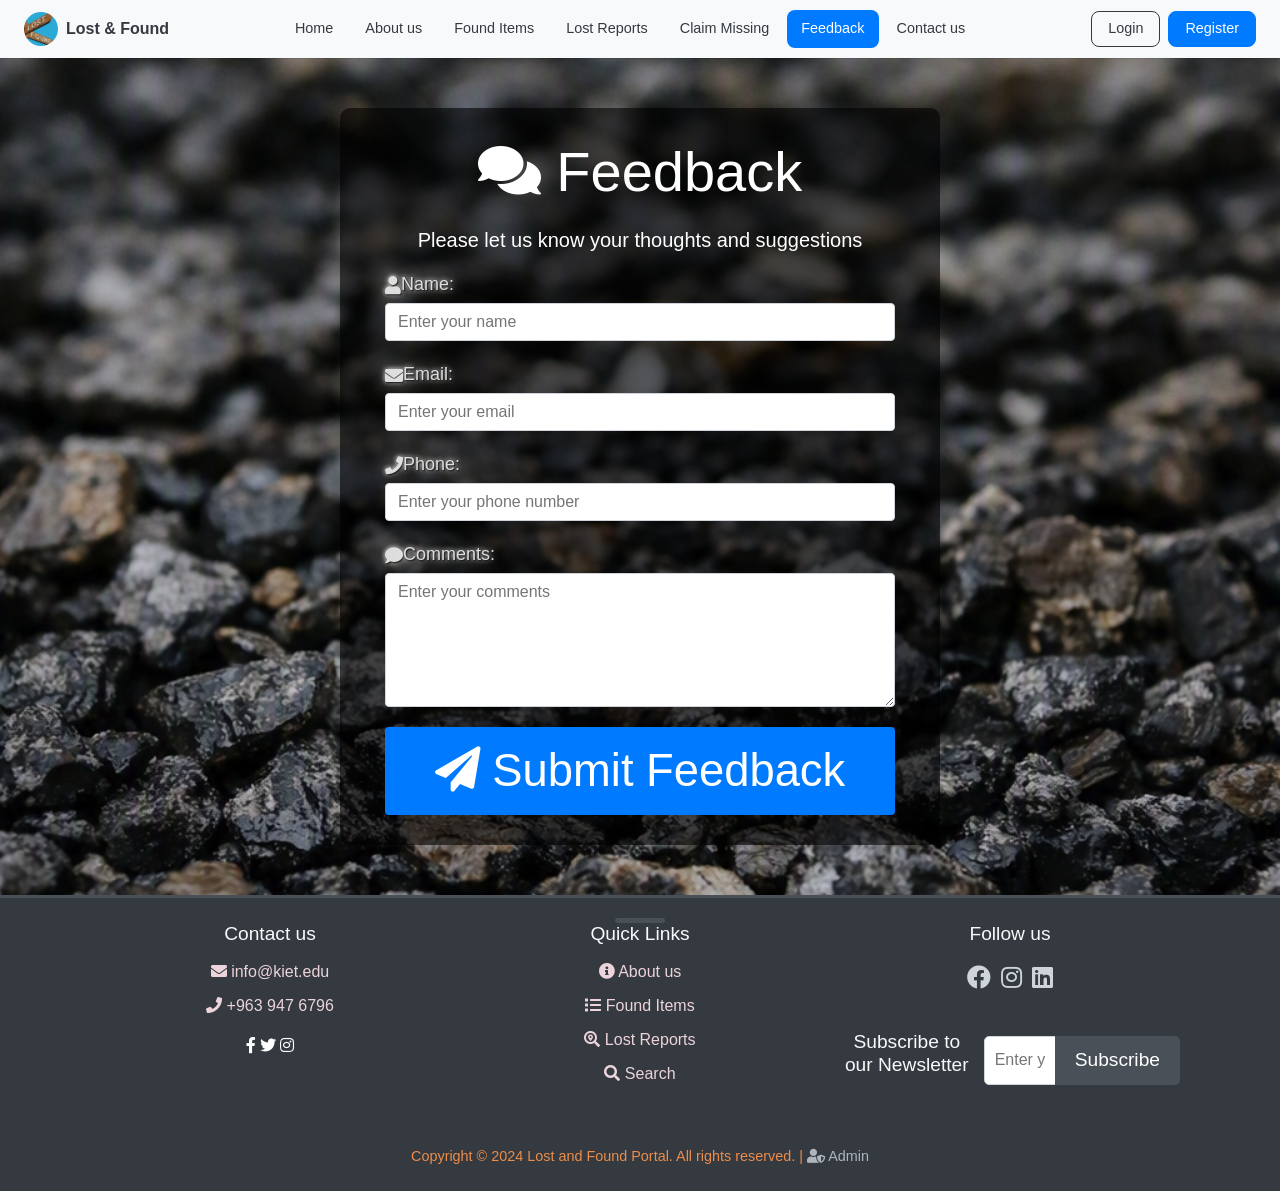
<file: feedback.html>
<!DOCTYPE html>
<html lang="en">
<head>
  <meta charset="UTF-8">
  <meta name="viewport" content="width=device-width, initial-scale=1.0">
  <title>Feedback page</title>

  <!-- Font Awesome -->
<link rel="stylesheet" href="https://cdnjs.cloudflare.com/ajax/libs/font-awesome/5.15.4/css/all.min.css">
  <link rel="stylesheet" href="style.css">

  <!-- Custom CSS -->

  <style>
    body {
      font-family: 'Roboto', sans-serif;
      margin: 0;
      padding: 0;
    }

    .contact-section {
      padding: 100px 0;
      color: #fff;
      position: relative;
      background: url('satelite.png') no-repeat center center fixed;
      background-size: cover;
    }

    .contact-section::before {
      content: '';
      position: absolute;
      top: 0;
      left: 0;
      width: 100%;
      height: 100%;
      background-color: rgba(0, 0, 0, 0.5); /* overlay */
      z-index: 1;
    }

    .contact-section .wrap {
      position: relative;
      z-index: 2;
    }

    .contact-section .big-title {
      font-size: 3rem;
      margin-bottom: 20px;
      text-shadow: 2px 2px 4px rgba(0, 0, 0, 0.3);
    }

    .contact-section .intro {
      font-size: 1.2rem;
      margin-bottom: 40px;
      text-shadow: 1px 1px 2px rgba(0, 0, 0, 0.1);
    }

    .contact-card {
      background: rgba(255, 255, 255, 0.9);
      border-radius: 8px;
      padding: 30px;
      box-shadow: 0 4px 8px rgba(0, 0, 0, 0.1);
      transition: transform 0.3s, box-shadow 0.3s;
      border: 4px solid transparent;
      border-image: linear-gradient(45deg, #f3ec78, #af4261, #4fd1c5, #a6c1ee);
      border-image-slice: 1;
      animation: border-rotate 6s linear infinite;
    }

    @keyframes border-rotate {
      0% { border-image: linear-gradient(45deg, #f3ec78, #af4261, #4fd1c5, #a6c1ee); }
      25% { border-image: linear-gradient(135deg, #f3ec78, #af4261, #4fd1c5, #a6c1ee); }
      50% { border-image: linear-gradient(225deg, #f3ec78, #af4261, #4fd1c5, #a6c1ee); }
      75% { border-image: linear-gradient(315deg, #f3ec78, #af4261, #4fd1c5, #a6c1ee); }
      100% { border-image: linear-gradient(405deg, #f3ec78, #af4261, #4fd1c5, #a6c1ee); }
    }

    @keyframes text-rotate {
      0% { transform: rotateX(0deg) rotateY(0deg); }
      50% { transform: rotateX(180deg) rotateY(180deg); }
      100% { transform: rotateX(360deg) rotateY(360deg); }
    }

    /* text-rotate */
    .contact-section h1 {
      font-size: 3rem;
      animation: text-rotate 4s linear infinite;
      transform-style: preserve-3d;
    }

    .contact-card:hover {
      transform: translateY(-10px);
      box-shadow: 0 8px 16px rgba(0, 0, 0, 0.2);
    }

    .contact-card label {
      font-weight: bold;
      margin-bottom: 0.5rem;
      color: #333;
    }

    .contact-card .input {
      padding: 0.75rem;
      margin-bottom: 1.5rem;
      border: 1px solid #ccc;
      border-radius: 4px;
    }

    .btn-blue {
      padding: 10px 20px;
      color: #fff;
      font-size: 1.2rem;
      border-radius: 4px;
      transition: background-color 0.3s, transform 0.3s;
      background-color: #007bff;
      border: none;
    }

    .btn-blue:hover {
      background-color: #0056b3;
      transform: translateY(-3px);
    }

    body {
      background: url('Feedback bg.png') no-repeat center center fixed;
      background-size: cover;
      color: #fff;
      font-family: Arial, sans-serif;
    }

    .feedback-section {
      background: rgba(0,0,0,0.6);
      padding: 30px;
      border-radius: 10px;
      max-width: 600px;
      margin: 50px auto;
    }

    .feedback-section h1 {
      margin-bottom: 20px;
    }

    .feedback-section .field {
      position: relative;
      margin-bottom: 20px;
    }

    .feedback-section .field label {
      display: flex;
      align-items: center;
      font-size: 18px;
      margin-bottom: 5px;
      color: #ddd;
      text-shadow: 1px 1px 2px #000, 0 0 25px #fefef0, 0 0 5px #fff;
      transform: perspective(500px) rotateX(0deg);
      transition: transform 0.3s ease, text-shadow 0.3s ease, color 0.3s ease;
    }

    .feedback-section .field label:hover {
      transform: perspective(500px) rotateX(10deg);
      text-shadow: 2px 2px 4px #000, 0 0 30px #f0f0f0, 0 0 10px #fff;   
    }

    .feedback-section .field label:hover i {
      color: #f0f0f0;
    }

    .feedback-section .btn {
      font-size: 1.2cm;
      padding: 10px 20px;
      border-radius: 4px;
      transition: background-color 0.3s, transform 0.3s;
    }

    @keyframes background-color {
      0% { background-color: #007bff; }
      50% { background-color: #0056b3; }
      100% { background-color: #007bff; }
    }

    @keyframes transform {
      0% { transform: translateY(0); }
      50% { transform: translateY(-3px) scale(1.05); }
      100% { transform: translateY(0px); }
    }
       
    .feedback-section .btn-blue {
      background-color: #007bff;
      border: none;    
    }

    .feedback-section .btn-blue:hover {
      background-color: #0056b3;
      transform: translateY(-3px);
    }

    .feedback-section .msg {
      display: none; 
    }

    .input:focus {
      border-color: #007bff;
      box-shadow: 0 0 8px rgba(0,123,155,0.8); 
    }

    .btn-blue:hover {
      transform: scale(1.05);
      box-shadow: 0 5px 15px rgba(0,123,255,0.4);
    }

    .field label {
      animation: floatlabel 1s ease-in-out infinite alternate;
    }

    @keyframes floatlabel {
      0% { transform: translateY(0); }
      100% { transform: translateY(-5px); }
    }
  </style>
</head>
<body>

  <div id="site-nav"></div>

  <!--Navigation Bar-->
  

  <!-- Registration Modal -->
  

  <!-- feedback section -->
  <section class="feedback-section">
    <div class="wrap">
      <h1 class="big-title center-text"><i class="fas fa-comments"></i> Feedback</h1>
      <p class="intro center-text">Please let us know your thoughts and suggestions</p>
      
      <form id="feedback-form">
        <div class="field">
          <label for="Name"><i class="fas fa-user"></i> Name:</label>
          <input type="text" class="input" id="Name" name="name" placeholder="Enter your name">
        </div>
        <div class="field">
          <label for="Email"><i class="fas fa-envelope"></i> Email:</label>
          <input type="email" class="input" id="Email" name="email" placeholder="Enter your email">
        </div>
        <div class="field">
          <label for="Phone"><i class="fas fa-phone"></i> Phone:</label>
          <input type="tel" class="input" id="Phone" name="phone" placeholder="Enter your phone number">
        </div>
        <div class="field">
          <label for="Comments"><i class="fas fa-comment"></i> Comments:</label>
          <textarea class="input" id="Comments" name="Comments" rows="5" placeholder="Enter your comments" required></textarea>
        </div>
            
        <button type="submit" class="btn btn-blue btn-full">
          <i class="fas fa-paper-plane"></i> Submit Feedback
        </button>

        <div class="msg msg-ok top-m" id="success-alert">
          Thank You for your Feedback!
        </div>
        <div class="msg msg-error top-m">
          Oops! Something went wrong. Please try again.
        </div>
      </form> 
    </div>                   
  </section>

  <!-- advanced footer section -->
  <footer class="center-text pad-y advanced-footer">
    <div class="wrap">
      <div class="cols">
        <div class="col-third">
          <h5>Contact us</h5>
          <ul class="no-list">
            <li>
              <a href="mailto:info@kiet.edu"><i class="fas fa-envelope"></i> info@kiet.edu</a>
            </li>
            <li>
              <a href="tel:+9639476796"><i class="fas fa-phone"></i> +963 947 6796</a>
            </li>
          </ul> 
          
          <a href="#" class="white-text"><i class="fab fa-facebook-f"></i></a> 
          <a href="#" class="white-text"><i class="fab fa-twitter"></i></a> 
          <a href="#" class="white-text"><i class="fab fa-instagram"></i></a>
        </div>

        <div class="col-third">
          <h5>Quick Links</h5>
          <ul class="no-list">
            <li><a href="about.html"><i class="fas fa-info-circle"></i> About us</a></li>
            <li><a href="found.html"><i class="fas fa-list"></i> Found Items</a></li>
            <li><a href="lost.html"><i class="fas fa-search-location"></i> Lost Reports</a></li>
            <li><a href="found.html"><i class="fas fa-search"></i> Search</a></li> 
          </ul>
        </div>

        <div class="col-third">
          <h5>Follow us</h5>
          <ul class="no-list social-icons">
            <li><a href="#"><i class="fab fa-facebook"></i></a></li>
            <li><a href="about.html"><i class="fab fa-instagram"></i></a></li>
            <li><a href="about.html"><i class="fab fa-linkedin"></i></a></li>
          </ul>

          <div class="newsletter top-l">
            <h5>Subscribe to our Newsletter</h5>
            <form id="NewsletterForm">
              <div class="search-row">
                <input type="email" class="input" placeholder="Enter your email" required>
                <div class="search-row-btn">
                  <button class="btn btn-blue" type="submit">Subscribe</button>
                </div>
              </div>
            </form>
          </div>
        </div>
      </div>
      <p class="top-l bottom-0">Copyright © 2024 Lost and Found Portal. All rights reserved.</p>
    </div>
  </footer>

  <script src="script.js"></script>
</body>
</html>
</file>
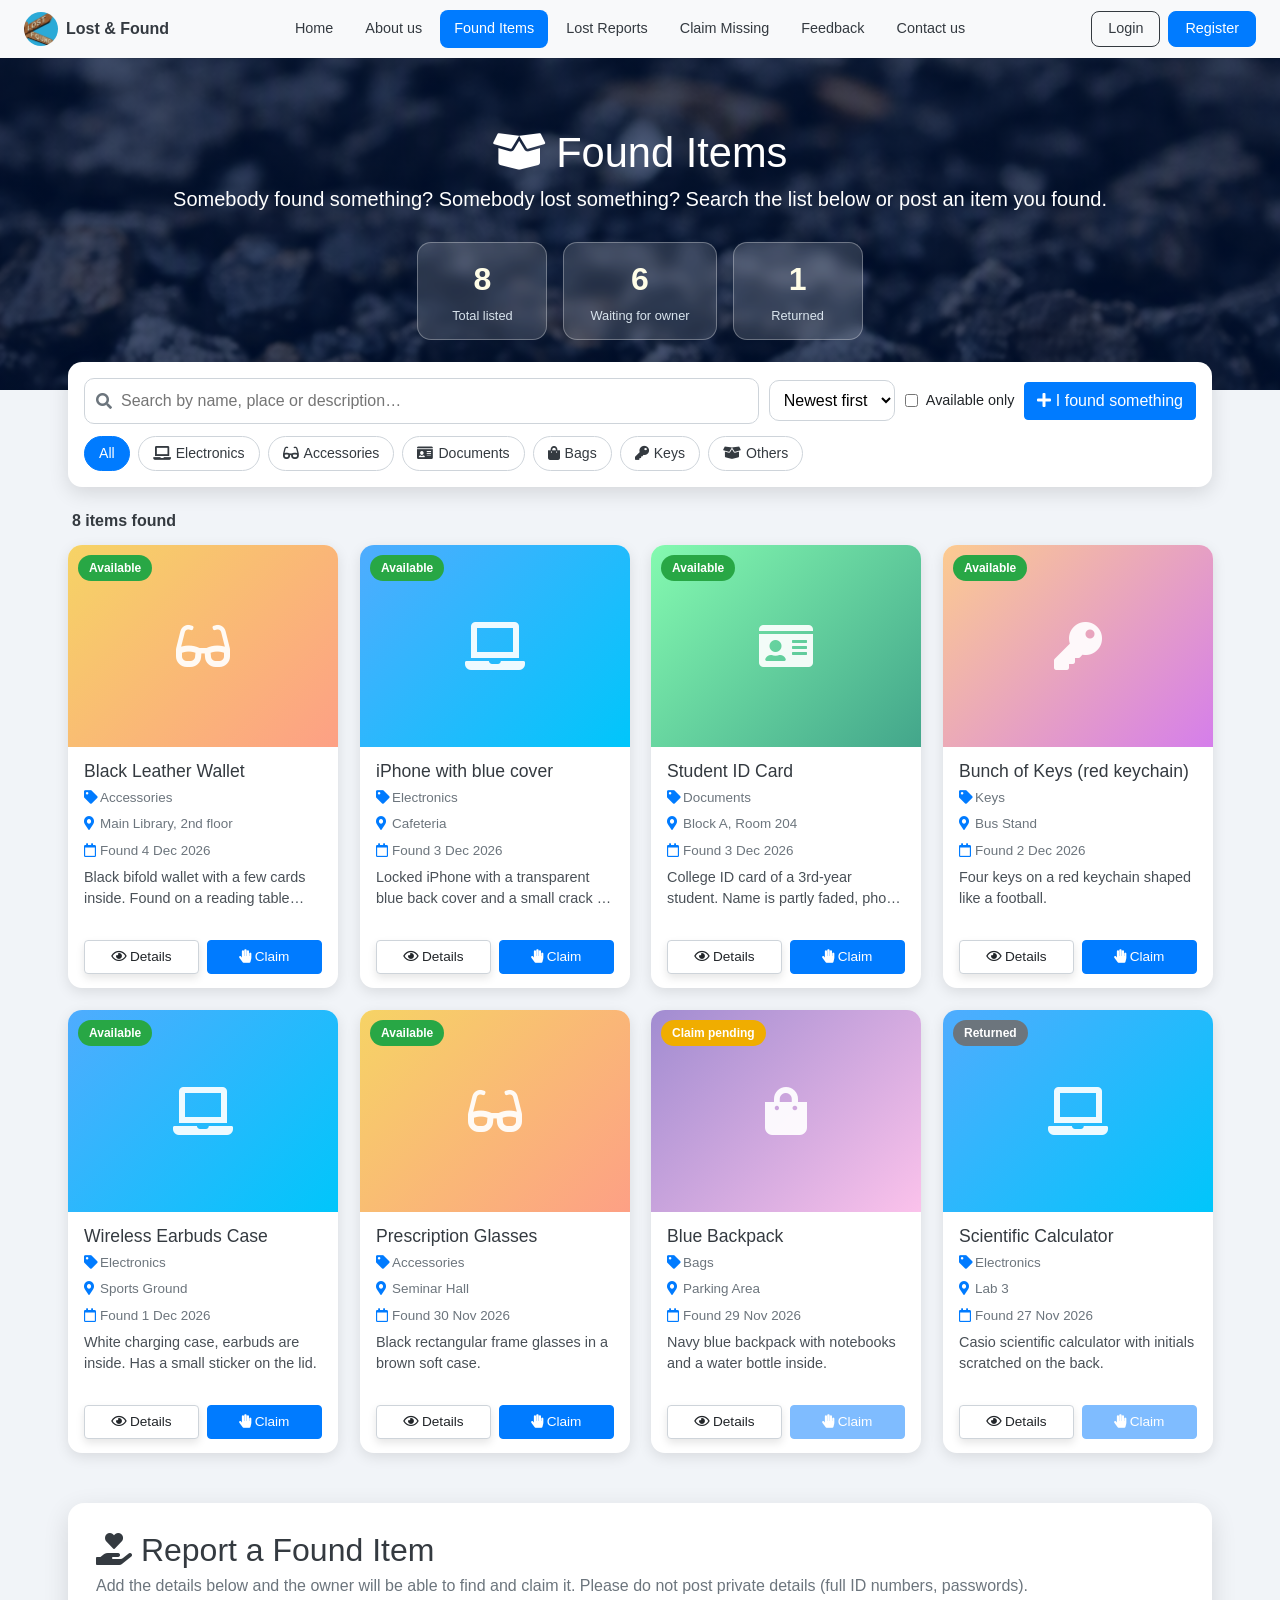
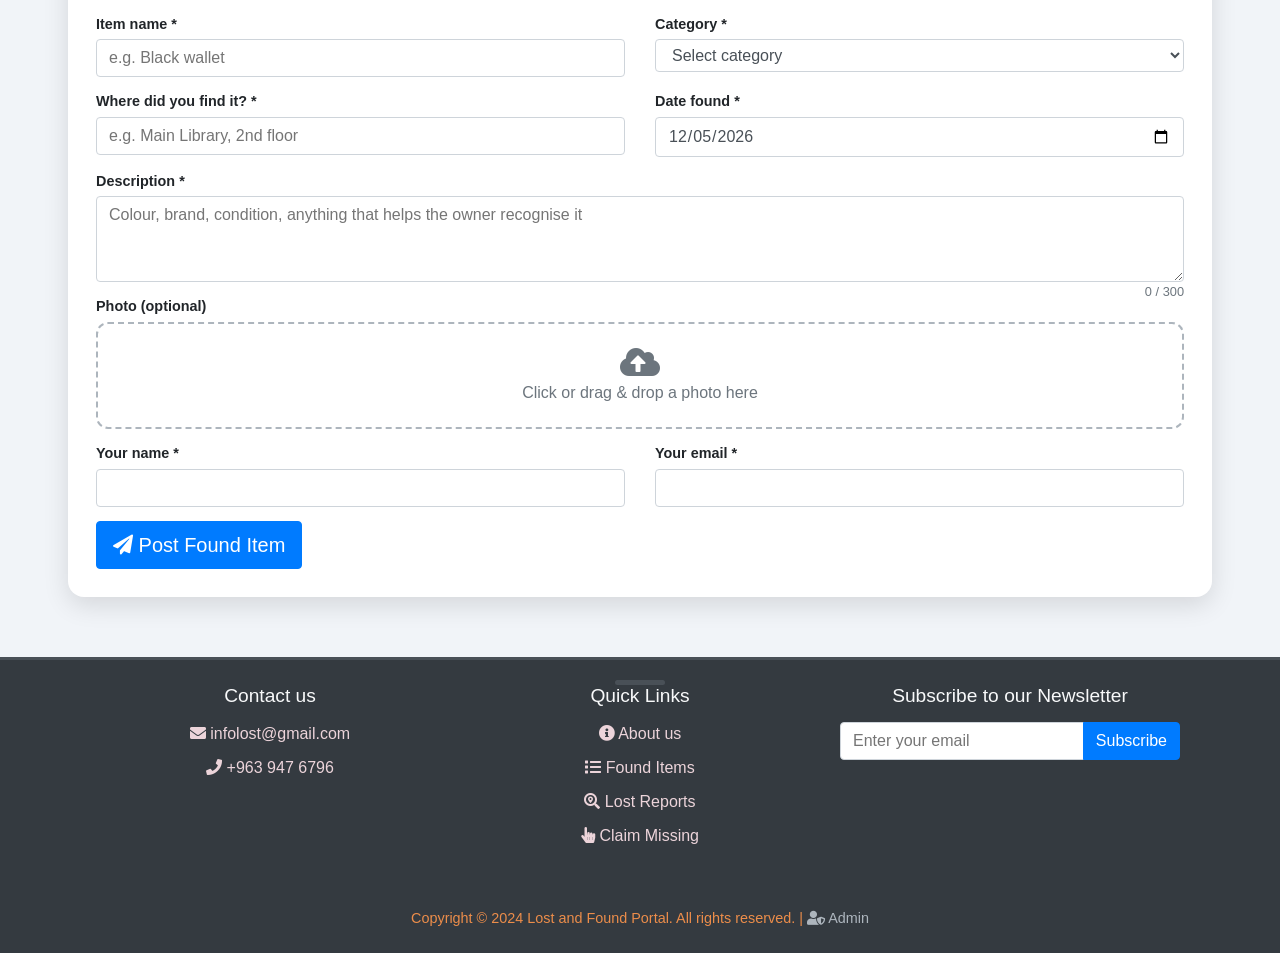
<file: found.html>
<!DOCTYPE html>
<html lang="en">
<head>
  <meta charset="UTF-8">
  <meta name="viewport" content="width=device-width, initial-scale=1.0">
  <title>Lost and Found Portal - Found Items</title>

<link rel="stylesheet" href="https://cdnjs.cloudflare.com/ajax/libs/font-awesome/5.15.4/css/all.min.css">
  <link rel="stylesheet" href="style.css">
  <style>body{background:#f1f4f8;font-family:Arial,sans-serif}</style>
</head>
<body>

  <div id="site-nav"></div>

  <!-- Hero -->
  <header class="found-hero" id="foundTop">
    <h1><i class="fas fa-box-open"></i> Found Items</h1>
    <p class="intro">Somebody found something? Somebody lost something? Search the list below or post an item you found.</p>
    <div class="hero-stats">
      <div class="stat"><b data-stat="found">0</b><small>Total listed</small></div>
      <div class="stat"><b data-stat="available">0</b><small>Waiting for owner</small></div>
      <div class="stat"><b data-stat="returned">0</b><small>Returned</small></div>
    </div>
  </header>

  <main class="found-wrap">

    <!-- Toolbar -->
    <div class="toolbar">
      <div class="toolbar-row">
        <div class="search-box"><i class="fas fa-search"></i><input id="fSearch" type="search" placeholder="Search by name, place or description…" aria-label="Search found items"></div>
        <select id="fSort" aria-label="Sort items">
          <option value="new">Newest first</option>
          <option value="old">Oldest first</option>
          <option value="az">Name A–Z</option>
        </select>
        <label class="switch bottom-0"><input type="checkbox" id="fAvail"> Available only</label>
        <button class="btn btn-small btn-line" id="fReset" style="display:none"><i class="fas fa-undo"></i> Reset</button>
        <button class="btn btn-blue" id="goReport"><i class="fas fa-plus"></i> I found something</button>
      </div>
      <div class="chips" id="fChips"></div>
    </div>

    <div class="result-info"><strong id="fCount" aria-live="polite"></strong></div>
    <div class="found-grid" id="foundGrid"></div>

    <!-- Report a found item -->
    <section class="report-section" id="report">
      <h2><i class="fas fa-hand-holding-heart"></i> Report a Found Item</h2>
      <p class="muted">Add the details below and the owner will be able to find and claim it. Please do not post private details (full ID numbers, passwords).</p>
      <form id="reportForm" class="lf-form" novalidate>
        <div class="cols">
          <div class="col-half field"><label for="rTitle">Item name *</label><input id="rTitle" class="input" maxlength="60" placeholder="e.g. Black wallet"></div>
          <div class="col-half field"><label for="rCat">Category *</label><select id="rCat" class="input"></select></div>
          <div class="col-half field"><label for="rLoc">Where did you find it? *</label><input id="rLoc" class="input" maxlength="80" placeholder="e.g. Main Library, 2nd floor"></div>
          <div class="col-half field"><label for="rDate">Date found *</label><input id="rDate" type="date" class="input"></div>
        </div>
        <div class="field"><label for="rDesc">Description *</label><textarea id="rDesc" class="input" rows="3" maxlength="300" placeholder="Colour, brand, condition, anything that helps the owner recognise it"></textarea><small id="rCount" class="muted right">0 / 300</small></div>
        <div class="field">
          <label>Photo (optional)</label>
          <div class="drop" id="drop" tabindex="0" role="button" aria-label="Upload photo"><i class="fas fa-cloud-upload-alt fa-2x"></i><br>Click or drag &amp; drop a photo here</div>
          <input type="file" id="rPhoto" accept="image/*" hidden>
          <div class="preview" id="preview"><img alt="Preview"><button type="button" aria-label="Remove photo">&times;</button></div>
        </div>
        <div class="cols">
          <div class="col-half field"><label for="rName">Your name *</label><input id="rName" class="input" autocomplete="name"></div>
          <div class="col-half field"><label for="rEmail">Your email *</label><input id="rEmail" type="email" class="input" autocomplete="email"></div>
        </div>
        <button type="submit" class="btn btn-blue btn-big"><i class="fas fa-paper-plane"></i> Post Found Item</button>
      </form>
    </section>
  </main>

  <footer class="center-text pad-y advanced-footer">
    <div class="wrap">
      <div class="cols">
        <div class="col-third">
          <h5>Contact us</h5>
          <ul class="no-list">
            <li><a href="mailto:infolost@gmail.com"><i class="fas fa-envelope"></i> infolost@gmail.com</a></li>
            <li><a href="tel:+9639476796"><i class="fas fa-phone"></i> +963 947 6796</a></li>
          </ul>
        </div>
        <div class="col-third">
          <h5>Quick Links</h5>
          <ul class="no-list">
            <li><a href="about.html"><i class="fas fa-info-circle"></i> About us</a></li>
            <li><a href="found.html"><i class="fas fa-list"></i> Found Items</a></li>
            <li><a href="lost.html"><i class="fas fa-search-location"></i> Lost Reports</a></li>
            <li><a href="claim.html"><i class="fas fa-hand-pointer"></i> Claim Missing</a></li>
          </ul>
        </div>
        <div class="col-third">
          <h5>Subscribe to our Newsletter</h5>
          <form id="NewsletterForm">
            <div class="search-row">
              <input type="email" class="input" placeholder="Enter your email" required>
              <div class="search-row-btn"><button class="btn btn-blue" type="submit">Subscribe</button></div>
            </div>
          </form>
        </div>
      </div>
      <p class="top-l bottom-0">Copyright © 2024 Lost and Found Portal. All rights reserved.</p>
    </div>
  </footer>

  <script src="script.js"></script>
  <script src="found.js"></script>
</body>
</html>
</file>
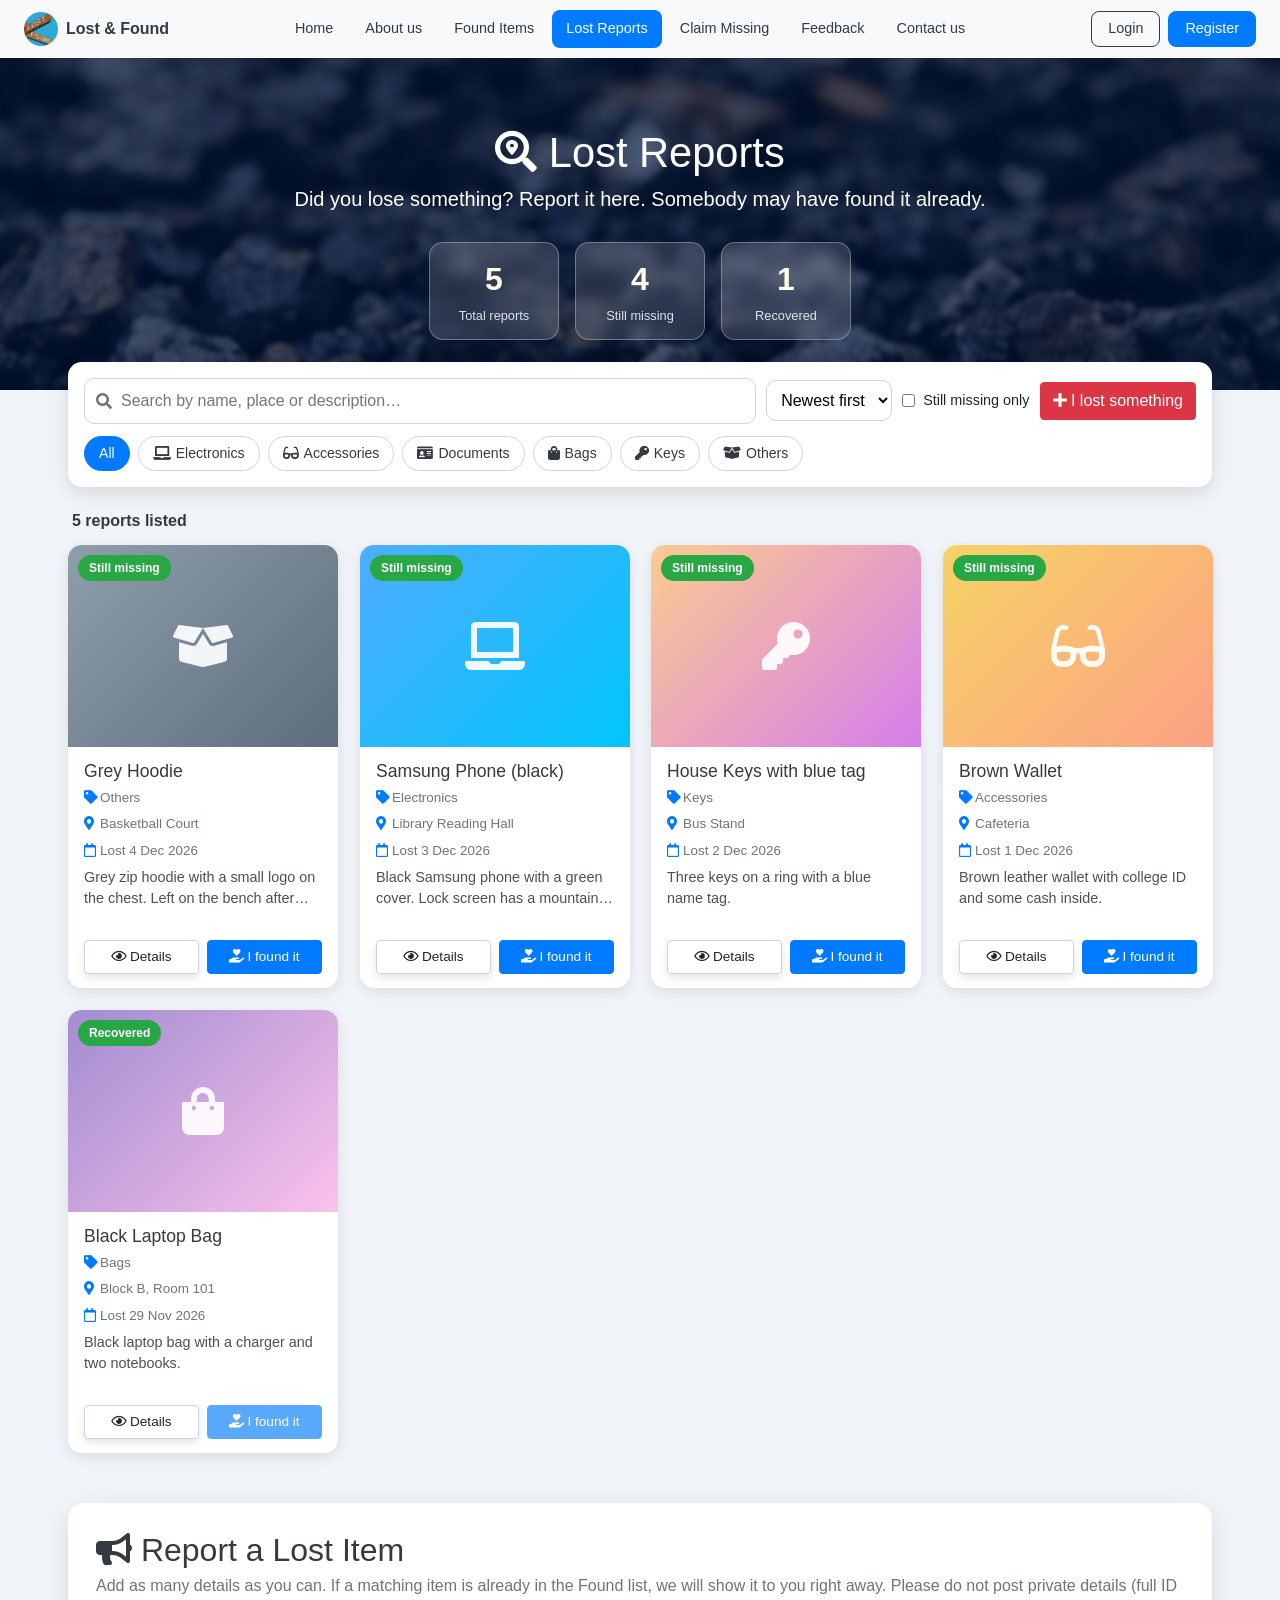
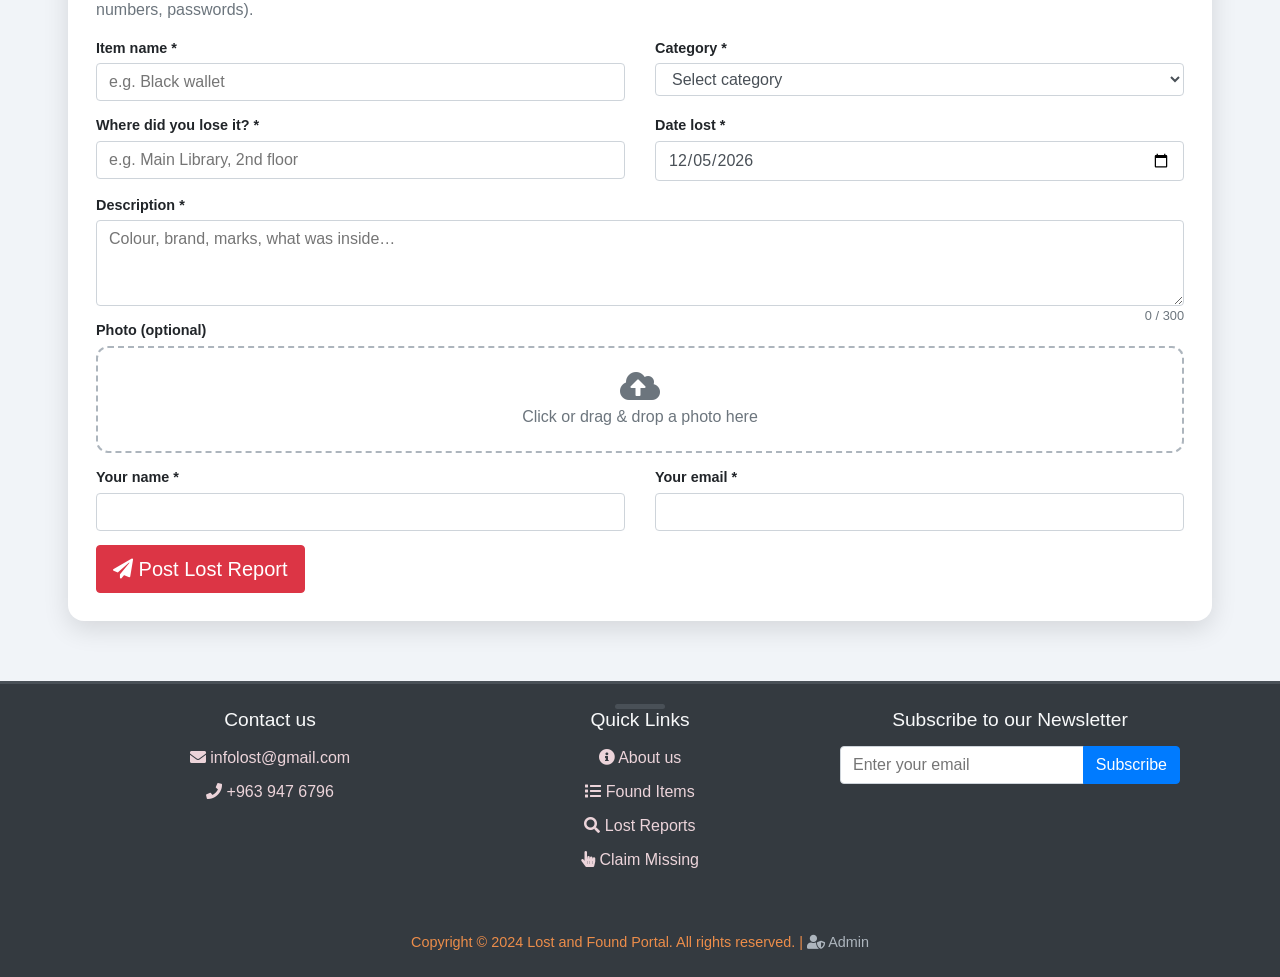
<file: lost.html>
<!DOCTYPE html>
<html lang="en">
<head>
  <meta charset="UTF-8">
  <meta name="viewport" content="width=device-width, initial-scale=1.0">
  <title>Lost and Found Portal - Lost Reports</title>

<link rel="stylesheet" href="https://cdnjs.cloudflare.com/ajax/libs/font-awesome/5.15.4/css/all.min.css">
  <link rel="stylesheet" href="style.css">
  <style>body{background:#f1f4f8;font-family:Arial,sans-serif}</style>
</head>
<body>

  <!-- Navbar yahan script.js khud bana deta hai -->
  <div id="site-nav"></div>

  <!-- Hero (upar ka banner + counts) -->
  <header class="found-hero lost-hero" id="lostTop">
    <h1><i class="fas fa-search-location"></i> Lost Reports</h1>
    <p class="intro">Did you lose something? Report it here. Somebody may have found it already.</p>
    <div class="hero-stats">
      <div class="stat"><b id="sTotal">0</b><small>Total reports</small></div>
      <div class="stat"><b id="sMissing">0</b><small>Still missing</small></div>
      <div class="stat"><b id="sRecovered">0</b><small>Recovered</small></div>
    </div>
  </header>

  <main class="found-wrap">

    <!-- Search / filter bar -->
    <div class="toolbar">
      <div class="toolbar-row">
        <div class="search-box"><i class="fas fa-search"></i><input id="lSearch" type="search" placeholder="Search by name, place or description…" aria-label="Search lost items"></div>
        <select id="lSort" aria-label="Sort items">
          <option value="new">Newest first</option>
          <option value="old">Oldest first</option>
          <option value="az">Name A–Z</option>
        </select>
        <label class="switch bottom-0"><input type="checkbox" id="lMissing"> Still missing only</label>
        <button class="btn btn-small btn-line" id="lReset" style="display:none"><i class="fas fa-undo"></i> Reset</button>
        <button class="btn btn-red" id="goLost"><i class="fas fa-plus"></i> I lost something</button>
      </div>
      <div class="chips" id="lChips"></div>
    </div>

    <div class="result-info"><strong id="lCount" aria-live="polite"></strong></div>
    <div class="found-grid" id="lostGrid"></div>

    <!-- Lost report form -->
    <section class="report-section" id="report">
      <h2><i class="fas fa-bullhorn"></i> Report a Lost Item</h2>
      <p class="muted">Add as many details as you can. If a matching item is already in the Found list, we will show it to you right away. Please do not post private details (full ID numbers, passwords).</p>
      <form id="lostForm" class="lf-form" novalidate>
        <div class="cols">
          <div class="col-half field"><label for="lTitle">Item name *</label><input id="lTitle" class="input" maxlength="60" placeholder="e.g. Black wallet"></div>
          <div class="col-half field"><label for="lCat">Category *</label><select id="lCat" class="input"></select></div>
          <div class="col-half field"><label for="lLoc">Where did you lose it? *</label><input id="lLoc" class="input" maxlength="80" placeholder="e.g. Main Library, 2nd floor"></div>
          <div class="col-half field"><label for="lDate">Date lost *</label><input id="lDate" type="date" class="input"></div>
        </div>
        <div class="field"><label for="lDesc">Description *</label><textarea id="lDesc" class="input" rows="3" maxlength="300" placeholder="Colour, brand, marks, what was inside…"></textarea><small id="lDescCount" class="muted right">0 / 300</small></div>
        <div class="field">
          <label>Photo (optional)</label>
          <div class="drop" id="drop" tabindex="0" role="button" aria-label="Upload photo"><i class="fas fa-cloud-upload-alt fa-2x"></i><br>Click or drag &amp; drop a photo here</div>
          <input type="file" id="lPhoto" accept="image/*" hidden>
          <div class="preview" id="preview"><img alt="Preview"><button type="button" aria-label="Remove photo">&times;</button></div>
        </div>
        <div class="cols">
          <div class="col-half field"><label for="lName">Your name *</label><input id="lName" class="input" autocomplete="name"></div>
          <div class="col-half field"><label for="lEmail">Your email *</label><input id="lEmail" type="email" class="input" autocomplete="email"></div>
        </div>
        <button type="submit" class="btn btn-red btn-big"><i class="fas fa-paper-plane"></i> Post Lost Report</button>
      </form>
    </section>
  </main>

  <footer class="center-text pad-y advanced-footer">
    <div class="wrap">
      <div class="cols">
        <div class="col-third">
          <h5>Contact us</h5>
          <ul class="no-list">
            <li><a href="mailto:infolost@gmail.com"><i class="fas fa-envelope"></i> infolost@gmail.com</a></li>
            <li><a href="tel:+9639476796"><i class="fas fa-phone"></i> +963 947 6796</a></li>
          </ul>
        </div>
        <div class="col-third">
          <h5>Quick Links</h5>
          <ul class="no-list">
            <li><a href="about.html"><i class="fas fa-info-circle"></i> About us</a></li>
            <li><a href="found.html"><i class="fas fa-list"></i> Found Items</a></li>
            <li><a href="lost.html"><i class="fas fa-search"></i> Lost Reports</a></li>
            <li><a href="claim.html"><i class="fas fa-hand-pointer"></i> Claim Missing</a></li>
          </ul>
        </div>
        <div class="col-third">
          <h5>Subscribe to our Newsletter</h5>
          <form id="NewsletterForm">
            <div class="search-row">
              <input type="email" class="input" placeholder="Enter your email" required>
              <div class="search-row-btn"><button class="btn btn-blue" type="submit">Subscribe</button></div>
            </div>
          </form>
        </div>
      </div>
      <p class="top-l bottom-0">Copyright © 2024 Lost and Found Portal. All rights reserved.</p>
    </div>
  </footer>

  <script src="script.js"></script>
  <script src="lost.js"></script>
</body>
</html>
</file>
<file: style.css>
/* =========================================================
   style.css – poore project ki ek hi CSS file
   Order: 1) Basic (reset, grid, buttons, forms)
          2) Pages ka design
          3) Navbar, popup, messages, Lost page
   ========================================================= */

/* ===== 1) BASIC (apni simple CSS – koi framework nahi) ===== */

/* ---------- reset ---------- */
*,*::before,*::after{box-sizing:border-box}
body{margin:0;font-family:-apple-system,"Segoe UI",Roboto,Arial,sans-serif;line-height:1.5;color:#212529;background:#fff}
h1,h2,h3,h4,h5,h6{margin:0 0 .5rem;font-weight:500;line-height:1.2}
h1{font-size:2.5rem} h2{font-size:2rem} h3{font-size:1.75rem} h4{font-size:1.5rem} h5{font-size:1.25rem} h6{font-size:1rem}
p{margin:0 0 1rem}
a{color:#007bff;text-decoration:none}
a:hover{color:#0056b3;text-decoration:underline}
img{max-width:100%;vertical-align:middle}
ul,ol{margin:0 0 1rem;padding-left:2rem}
label{display:inline-block;margin-bottom:.5rem}
button,input,select,textarea{font:inherit;margin:0}
button{cursor:pointer}
small{font-size:80%}
hr{border:0;border-top:1px solid rgba(0,0,0,.1);margin:1rem 0}

/* ---------- layout: .wrap > .cols > .col-* ---------- */
.wrap{width:100%;max-width:1140px;margin:0 auto;padding:0 15px}      /* page ki width */
.cols{display:flex;flex-wrap:wrap;margin:0 -15px}                    /* columns ki row */
.cols>*{width:100%;padding:0 15px}                                   /* mobile: ek ke neeche ek */
.center-box{margin-left:auto;margin-right:auto}                      /* beech me rakhne ke liye */
@media(min-width:768px){                                             /* desktop: side by side */
  .col-third{width:33.333%}
  .col-half{width:50%}
  .col-wide{width:66.666%}
}

/* ---------- chhote helpers ---------- */
.flex{display:flex}
.wrap-items{flex-wrap:wrap}
.items-center{align-items:center}
.space-between{justify-content:space-between}
.center-text{text-align:center}
.right{float:right}
.white-text{color:#fff!important}
.muted{color:#6c757d!important}
.green-text{color:#28a745!important}
.no-list{list-style:none;padding-left:0}
.intro{font-size:1.25rem;font-weight:300}
.big-title{font-size:3.5rem;font-weight:300;line-height:1.2}
.pad{padding:1.5rem!important} .pad-0{padding:0!important} .pad-y{padding:1.5rem 0!important}
.top-s{margin-top:.5rem!important} .top-m{margin-top:1rem!important} .top-l{margin-top:1.5rem!important}
.bottom-0{margin-bottom:0!important} .bottom-m{margin-bottom:1rem!important} .bottom-xl{margin-bottom:3rem!important}
.right-s{margin-right:.5rem} .left-s{margin-left:.5rem}

/* ---------- buttons: .btn + ek color ---------- */
.btn{display:inline-block;padding:.375rem .75rem;border:1px solid transparent;border-radius:.25rem;line-height:1.5;text-align:center;text-decoration:none;transition:.15s}
.btn:hover{text-decoration:none}
.btn:disabled{opacity:.65;pointer-events:none}
.btn-small{padding:.25rem .5rem;font-size:.875rem}
.btn-big{padding:.5rem 1rem;font-size:1.25rem}
.btn-full{display:block;width:100%}
.btn-blue{background:#007bff;border-color:#007bff;color:#fff}      .btn-blue:hover{background:#0069d9;color:#fff}
.btn-red{background:#dc3545;border-color:#dc3545;color:#fff}       .btn-red:hover{background:#c82333;color:#fff}
.btn-light{background:#f8f9fa;border-color:#f8f9fa;color:#212529}  .btn-light:hover{background:#e2e6ea;color:#212529}
.btn-line{background:transparent;border-color:#6c757d;color:#6c757d}            .btn-line:hover{background:#6c757d;color:#fff}
.btn-line-red{background:transparent;border-color:#dc3545;color:#dc3545}        .btn-line-red:hover{background:#dc3545;color:#fff}
.btn-line-white{background:transparent;border-color:#f8f9fa;color:#f8f9fa}      .btn-line-white:hover{background:#f8f9fa;color:#212529}

/* ---------- forms ---------- */
.field{margin-bottom:1rem}
.input{display:block;width:100%;padding:.375rem .75rem;color:#495057;background:#fff;border:1px solid #ced4da;border-radius:.25rem;transition:.15s}
.input:focus{border-color:#80bdff;outline:0;box-shadow:0 0 0 .2rem rgba(0,123,255,.25)}
.input-small{padding:.25rem .5rem;font-size:.875rem}
textarea.input{height:auto}

/* input + button ek line me (newsletter) */
.search-row{display:flex;width:100%}
.search-row .input{flex:1;border-top-right-radius:0;border-bottom-right-radius:0}
.search-row-btn{display:flex;margin-left:-1px}
.search-row-btn .btn{border-top-left-radius:0;border-bottom-left-radius:0}

/* ---------- message box & table ---------- */
.msg{padding:.75rem 1.25rem;margin-bottom:1rem;border:1px solid transparent;border-radius:.25rem}
.msg-ok{color:#155724;background:#d4edda;border-color:#c3e6cb}
.msg-error{color:#721c24;background:#f8d7da;border-color:#f5c6cb}
.data-table{width:100%;margin-bottom:1rem;border-collapse:collapse}
.data-table th,.data-table td{padding:.75rem;text-align:left;vertical-align:top;border-top:1px solid #dee2e6}
.data-table thead th{border-top:0;border-bottom:2px solid #dee2e6;vertical-align:bottom}


/* ===== 2) PAGES KA DESIGN ===== */
/* Hero Section */
.hero-section {
  background: url('Feedback bg.png') no-repeat center center;
  background-size: cover;
  color: #ffffff;
  padding: 60px 0;
  text-align: center;
}

.hero-section h1 {
  font-size: 2.5rem;
  color: #fffde7;
}

.hero-section p {
  font-size: 1.2rem;
  color: #d9e4ed;
}

/* Search Bar Section */
.search-bar-section {
  position: relative;
  top: 10px;
}

.search-bar {
  display: flex;
  justify-content: center;
  align-items: center;
  background: linear-gradient(to right, #f8f9fa, #ffffff);
  padding: 15px;
  border-radius: 15px;
  box-shadow: 0 4px 8px rgba(0, 0, 0, 0.1);
  transition: all 0.3s ease;
  width: 80%;
  margin: 0 auto;
}

.search-bar input {
  flex: 1;
  padding: 10px 15px;
  border-radius: 8px;
  border: 1px solid #ced4da;
  box-shadow: 0 2px 4px rgba(0, 0, 0, 0.1);
}

.search-bar button {
  padding: 10px;
  margin-left: 10px;
  border: none;
  border-radius: 8px;
  background-color: #343a40;
  color: #ffffff;
  font-size: 1rem;
  cursor: pointer;
  transition: all 0.3s ease;
}

.search-bar button:hover {
  background-color: #495057;
}

/* About Us Section */
#about-us {
  padding: 40px 0;
  background: linear-gradient(to right, #f8f9fa, #ffffff);
  border-radius: 10px;
  box-shadow: 0 4px 8px rgba(0, 0, 0, 0.1);
  animation: float 1.5s ease-in-out infinite alternate;
}

#about-us .animated-header {
  font-size: 2rem;
  text-align: center;
  color: #343a40;
  animation: textGlow 3s ease-in-out infinite alternate;
}

#about-us p {
  font-size: 1rem;
  color: #6c757d;
  text-align: center;
  margin: 0 10px;
}

#about-us .animated-image {
  animation: float 3s ease-in-out infinite alternate;
  width: 100%;
  height: auto;
}

@keyframes textGlow {
  0%, 100% {
    text-shadow: 1px 1px 5px rgba(0, 0, 0, 0.2), 0 0 10px rgba(0, 0, 0, 0.7);
  }
  50% {
    text-shadow: 1px 1px 5px rgba(0, 0, 0, 0.2), 0 0 20px rgba(0, 255, 255, 0.7);
  }
}

@keyframes float {
  0%, 100% { transform: translateY(0); }
  50% { transform: translateY(-10px); }
}

/* Categories Section */
#categories {
  padding: 40px 0;
  background-color: #ffffff;
  border-radius: 10px;
  box-shadow: 0 4px 8px rgba(0, 0, 0, 0.1);
}

#categories .animated-header {
  font-size: 2rem;
  text-align: center;
  color: #343a40;
  animation: textGlow 1.5s ease-in-out infinite alternate;
}

.category-card {
  text-align: center;
  padding: 20px;
  border-radius: 10px;
  background: linear-gradient(to bottom right, #f8f9fa, #ffffff);
  box-shadow: 0 4px 8px rgba(0, 0, 0, 0.1);
  transition: transform 0.3s ease, box-shadow 0.3s ease;
  animation: floatLabel 3s ease-in-out infinite alternate;
}

.category-card:hover {
  transform: translateY(-10px);
  box-shadow: 0 8px 16px rgba(0, 0, 0, 0.2);
}

.category-card img {
  width: 100%;
  height: auto;
  border-radius: 10px;
  margin-bottom: 15px;
}

.category-card h3 {
  font-size: 1.5rem;
  color: #343a40;
}

.category-card p {
  font-size: 1rem;
  color: #6c757d;
}

@keyframes floatLabel {
  0%, 100% {
    transform: translateY(0);
    box-shadow: 0 4px 8px rgba(0, 0, 0, 0.1);
  }
  50% {
    transform: translateY(-10px);
    box-shadow: 0 8px 16px rgba(0, 0, 0, 0.2);
  }
}

/* How It Works Section */
#how-it-works {
  background: linear-gradient(135deg, #00c6ff, #0072ff);
  perspective: 1000px;
}

.how-it-works-wrapper {
  display: flex;
  flex-wrap: wrap;
  gap: 15px;
  padding: 20px;
  transform-style: preserve-3d;
  overflow: hidden;
  position: relative;
}

.how-it-works-card {
  flex: 0 0 calc(33.333% - 10px);
  background: linear-gradient(to bottom right, #ffffff, #e9ecef);
  border-radius: 10px;
  box-shadow: 0 4px 8px rgba(0, 0, 0, 0.1);
  padding: 20px;
  text-align: center;
  margin-bottom: 20px;
  transition: transform 0.3s ease, box-shadow 0.3s ease;
  scroll-snap-align: start;
  transform: rotateY(20deg);
}

.how-it-works-card:hover {
  transform: scale(1.05) rotateY(5deg);
  box-shadow: 0 8px 16px rgba(0, 0, 0, 0.2);
}

.how-it-works-icon {
  font-size: 3rem;
  color: #007bff;
  margin-bottom: 10px;
}

.how-it-works-card h3 {
  font-size: 1.5rem;
  color: #343a40;
  margin-bottom: 10px;
}

.how-it-works-card p {
  font-size: 1rem;
  color: #6c757d;
}

.btn-black {
  background-color: #ffffff;
  border: 1px solid #ced4da;
  box-shadow: 0 4px 8px rgba(0, 0, 0, 0.1);
  font-size: 1.5rem;
}

.arrow-container {
  display: none;
}

/* Testimonials Section */
#testimonials {
  background-color: #f8f9fa;
  padding: 60px 0;
}

.animated-header {
  font-family: 'Roboto', sans-serif;
  font-size: 2rem;
  text-align: center;
  color: #343a40;
  text-shadow: 1px 1px 2px rgba(0, 0, 0, 0.2);
  transform: rotateY(15deg);
  transition: transform 0.3s ease, color 0.3s ease;
}

.animated-header:hover {
  color: #007bff;
  transform: rotateY(0);
}

.testimonial-card {
  padding: 20px;
  border-radius: 10px;
  box-shadow: 0 4px 8px rgba(0, 0, 0, 0.1);
  text-align: center;
  margin-bottom: 20px;
  transition: transform 0.3s ease, box-shadow 0.3s ease;
}

.testimonial-card:hover {
  transform: translateY(-10px);
  box-shadow: 0 8px 16px rgba(0, 0, 0, 0.2);
}

.testimonial-icon {
  font-size: 3rem;
  color: #007bff;
  margin-bottom: 10px;
}

.testimonial-card p {
  font-size: 1rem;
  color: #343a40;
  margin-bottom: 10px;
}

.testimonial-card h5 {
  font-size: 1.25rem;
  color: #343a40;
  margin-bottom: 5px;
}

.testimonial-card small {
  font-size: 0.875rem;
  color: #6c757d;
  margin-bottom: 10px;
}

.bg-light-green { background-color: #d0f0c0; }
.bg-light-yellow { background-color: #fffde7; }
.bg-light-blue { background-color: #e0f7fa; }

.py-5 { padding: 60px 0; }

/* Latest Updates Section */
#latest-updates {
  background: linear-gradient(135deg, #f7f7f5, #feb47b);
  perspective: 1000px;
}

#latest-updates .arrow-container {
  display: flex;
  justify-content: space-between;
  align-items: center;
  position: absolute;
  top: 50%;
  left: 0;
  right: 0;
  z-index: 10;
  pointer-events: none;
}

#latest-updates .arrow-container button {
  pointer-events: auto;
  width: 45px;
  height: 45px;
  border-radius: 50%;
  border: 1px solid #ced4da;
  background-color: #ffffff;
  box-shadow: 0 4px 8px rgba(0, 0, 0, 0.2);
  font-size: 1.3rem;
}

.latest-updates-wrapper {
  display: flex;
  gap: 15px;
  padding: 20px;
  transform-style: preserve-3d;
  overflow: hidden;
  position: relative;
}

.update-card {
  background: linear-gradient(to bottom right, #ffffff, #ececef);
  padding: 20px;
  border-radius: 10px;
  box-shadow: 0 4px 8px rgba(0, 0, 0, 0.1);
  text-align: center;
  flex: 0 0 calc(33.33% - 10px);
  margin-bottom: 20px;
  transition: transform 0.3s ease, box-shadow 0.3s ease;
  transform: rotateY(20deg);
}

.update-card:hover {
  transform: scale(1.05) rotateY(0);
  box-shadow: 0 8px 16px rgba(0, 0, 0, 0.2);
}

.update-icon {
  font-size: 3rem;
  color: #007bff;
  margin-bottom: 10px;
}

.update-card h3 {
  font-size: 1.5rem;
  color: #343a40;
  margin-bottom: 10px;
}

.update-card p {
  font-size: 1.5rem;
  color: #6c757d;
}

.btn-light {
  background-color: #ffffff;
  border: 1px solid #ced4da;
  box-shadow: 0 4px 8px rgba(0, 0, 0, 0.1);
  font-size: 1.5rem;
  padding: 10px;
}

.btn-light:hover {
  background-color: #e9ecef;
}

.position-relative { position: relative; }
.position-absolute { position: absolute; }
.translate-middle-y { transform: translateY(-50%); }

/* Contact Us Section */
#contact-us {
  background-color: #f1f1f1;
  padding: 60px 0;
}

.contact-details,
.contact-form {
  padding: 20px;
  border-radius: 10px;
  box-shadow: 0 4px 8px rgba(0, 0, 0, 0.1);
  margin-bottom: 20px;
  background-color: #ffffff;
}

.contact-details h3,
.contact-form h3 {
  font-size: 1.5rem;
  color: #343a40;
  margin-bottom: 15px;
}

.contact-details ul li {
  font-size: 1rem;
  color: #007bff;
  margin-bottom: 10px;
  margin-right: 10px;
}

.contact-details ul li i {
  margin-right: 10px;
  color: #007bff;
}

.contact-form .field {
  margin-bottom: 15px;
}

.contact-form label {
  font-size: 1rem;
  color: #343a40;
  margin-bottom: 5px;
}

.contact-form .input {
  border-radius: 5px;
  border: 1px solid #ced4da;
}

.contact-form .btn-blue {
  background-color: #007bff;
  border: none;
}

.contact-form .btn-blue:hover {
  background-color: #0056b3;
}

.collapse.active {
  background-color: #0072ff;
  border-radius: 5px;
}

.collapse.d-flex .btn {
  margin-left: auto;
}

/* Footer Section */
footer {
  background-color: #343a40;
  color: #ffffff;
  padding: 40px 0;
  border-top: 3px solid #495057;
  position: relative;
}

footer .wrap {
  display: flex;
  flex-direction: column;
  align-items: center;
}

footer .cols {
  width: 100%;
  display: flex;
  justify-content: space-around;
  margin-bottom: 20px;
}

footer h5 {
  font-size: 1.2rem;
  color: #f8f9fa;
  margin-bottom: 15px;
}

footer ul {
  list-style: none;
  padding: 0;
}

footer ul li {
  margin-bottom: 10px;
}

footer ul li a {
  color: #ecd4da;
  text-decoration: none;
  transition: color 0.3s ease;
}

footer ul li a:hover {
  color: #ffffff;
}

footer p {
  font-size: 0.9rem;
  color: #ec8d4a;
}

footer::before {
  content: "";
  position: absolute;
  top: 20px;
  left: 50%;
  transform: translateX(-50%);
  width: 50px;
  height: 5px;
  background-color: #495057;
  border-radius: 5px;
}

/* Social Icons */
.social-icons {
  display: flex;
  justify-content: center;
  gap: 10px;
}

.social-icons li {
  display: inline-block;
}

.social-icons li a {
  font-size: 1.5rem;
  color: #ced4da;
  transition: color 0.3s ease;
}

.social-icons li a:hover {
  color: #ffffff;
}

/* Newsletter Section */
.newsletter {
  text-align: center;
  margin-top: 20px;
  display: flex;
  justify-content: center;
  align-items: center;
  gap: 10px;
}

.newsletter input {
  padding: 10px;
  border: 1px solid #ced4da;
  border-radius: 5px;
  flex: 1;
}

.newsletter button {
  padding: 10px 20px;
  border: none;
  background-color: #495057;
  border-radius: 5px;
  color: #ffffff;
  cursor: pointer;
  transition: background-color 0.3s ease;
}

.newsletter button:hover {
  background-color: #343a40;
}

/* Responsive Styles */
@media (max-width: 768px) {
  .how-it-works-wrapper,
  .latest-updates-wrapper {
    flex-direction: column;
    overflow-x: hidden;
    overflow-y: auto;
  }

  .how-it-works-card,
  .update-card {
    flex: 0 0 100%;
  }

  .arrow-container {
    display: none;
  }
}

@media (max-width: 576px) {
  .hero-section h1 {
    font-size: 2rem;
  }

  .hero-section p {
    font-size: 1rem;
  }

  .search-bar {
    width: 100%;
  }

  #about-us .cols {
    flex-direction: column-reverse;
  }

  .category-card {
    margin-bottom: 20px;
  }
}

/* ===== 3) NAVBAR, POPUP, MESSAGES, LOST PAGE ===== */
/* =========================================================
   interactive.css – shared UI for every page
   (nav, modals, toasts, forms, found page, widgets)
   ========================================================= */
:root{
  --lf-blue:#007bff; --lf-blue-d:#0056b3; --lf-dark:#343a40; --lf-muted:#6c757d;
  --lf-green:#28a745; --lf-amber:#f0ad00; --lf-red:#dc3545; --lf-radius:12px;
}
html{scroll-behavior:smooth}
body.lf-noscroll{overflow:hidden}
img{max-width:100%}

/* ---------- scroll progress + back to top ---------- */
#lf-progress{position:fixed;top:0;left:0;height:3px;width:0;background:linear-gradient(90deg,#00c6ff,#0072ff);z-index:3000;transition:width .1s}
#lf-top{position:fixed;right:20px;bottom:20px;width:46px;height:46px;border:none;border-radius:50%;background:var(--lf-blue);color:#fff;
  font-size:1.1rem;box-shadow:0 6px 16px rgba(0,0,0,.3);cursor:pointer;opacity:0;visibility:hidden;transform:translateY(10px);transition:.3s;z-index:2500}
#lf-top.show{opacity:1;visibility:visible;transform:none}
#lf-top:hover{background:var(--lf-blue-d)}

/* ---------- navbar ---------- */
.site-nav{position:sticky;top:0;z-index:2000;display:flex;align-items:center;gap:18px;padding:10px 24px;background:#f8f9fa;
  box-shadow:0 1px 0 rgba(0,0,0,.08);transition:box-shadow .3s,background .3s;font-family:Arial,sans-serif}
.site-nav.scrolled{box-shadow:0 4px 14px rgba(0,0,0,.15);background:rgba(248,249,250,.97)}
.site-nav .brand{white-space:nowrap;display:flex;align-items:center;gap:8px;color:var(--lf-dark);font-weight:700;text-decoration:none}
.site-nav .brand img{width:34px;height:34px;border-radius:50%;object-fit:cover}
.site-nav .nav-links{display:flex;gap:4px;list-style:none;margin:0 auto;padding:0}
.site-nav .nav-links a{display:block;padding:8px 14px;border-radius:8px;color:var(--lf-dark);text-decoration:none;font-size:.9rem;white-space:nowrap;transition:.2s}
.site-nav .nav-links a:hover{background:#e2e6ea}
.site-nav .nav-links a.active{background:var(--lf-blue);color:#fff}
.site-nav .nav-auth{display:flex;align-items:center;gap:8px}
.nav-user{display:flex;align-items:center;gap:6px;font-weight:600;color:var(--lf-dark)}
.nav-user img{width:28px;height:28px;border-radius:50%;object-fit:cover}
.nav-toggle{display:none;background:none;border:1px solid #ced4da;border-radius:8px;padding:6px 11px;font-size:1.2rem;color:var(--lf-dark);margin-left:auto}
.btn-nav{border:1px solid var(--lf-dark);background:transparent;color:var(--lf-dark);border-radius:8px;padding:6px 16px;cursor:pointer;transition:.2s;font-size:.9rem}
.btn-nav:hover{background:var(--lf-dark);color:#fff}
.btn-nav.solid{background:var(--lf-blue);border-color:var(--lf-blue);color:#fff}
.btn-nav.solid:hover{background:var(--lf-blue-d)}
@media(max-width:960px){
  .nav-toggle{display:block}
  .site-nav{flex-wrap:wrap}
  .site-nav .nav-links,.site-nav .nav-auth{display:none;width:100%;flex-direction:column}
  .site-nav.open .nav-links,.site-nav.open .nav-auth{display:flex}
  .site-nav .nav-auth{flex-direction:row;padding-bottom:8px}
}

/* ---------- modal ---------- */
.lf-modal-wrap{position:fixed;inset:0;background:rgba(0,0,0,.55);display:flex;align-items:flex-start;justify-content:center;padding:40px 14px;
  overflow-y:auto;opacity:0;transition:opacity .2s;z-index:4000;font-family:Arial,sans-serif;color:#212529}
.lf-modal-wrap.show{opacity:1}
.lf-modal{position:relative;background:#fff;border-radius:14px;padding:26px;width:100%;max-width:480px;box-shadow:0 20px 50px rgba(0,0,0,.35);
  transform:translateY(-20px) scale(.97);transition:transform .25s}
.lf-modal.wide{max-width:680px}
.lf-modal-wrap.show .lf-modal{transform:none}
.lf-modal h3{margin:0 0 16px;font-size:1.4rem;color:var(--lf-dark)}
.lf-close{position:absolute;top:10px;right:14px;border:none;background:none;font-size:1.8rem;line-height:1;color:var(--lf-muted);cursor:pointer}
.lf-close:hover{color:var(--lf-red)}
.lf-modal .field{margin-bottom:12px;position:relative}
.lf-modal label,.lf-form label{font-weight:600;font-size:.9rem;margin-bottom:4px;display:block}
.lf-grid-2{display:grid;grid-template-columns:1fr 1fr;gap:0 14px}
@media(max-width:560px){.lf-grid-2{grid-template-columns:1fr}}
.pw-toggle{position:absolute;right:10px;top:33px;border:none;background:none;color:var(--lf-muted);cursor:pointer}
.pw-meter{height:5px;border-radius:5px;background:#e9ecef;margin-top:6px;overflow:hidden}
.pw-meter span{display:block;height:100%;width:0;transition:.3s}
.lf-switch{text-align:center;margin-top:14px;font-size:.9rem}
.lf-switch a{color:var(--lf-blue);cursor:pointer}

/* ---------- validation ---------- */
.is-invalid{border-color:var(--lf-red)!important;animation:lf-shake .35s}
.lf-err{color:var(--lf-red);font-size:.8rem;margin-top:3px}
@keyframes lf-shake{25%{transform:translateX(-5px)}75%{transform:translateX(5px)}}
.btn.loading{pointer-events:none;opacity:.8}
.btn.loading::after{content:"";display:inline-block;width:14px;height:14px;margin-left:8px;border:2px solid #fff;border-right-color:transparent;border-radius:50%;animation:lf-spin .6s linear infinite;vertical-align:-2px}
@keyframes lf-spin{to{transform:rotate(360deg)}}

/* ---------- toasts ---------- */
#lf-toasts{position:fixed;top:70px;right:16px;display:flex;flex-direction:column;gap:10px;z-index:5000;max-width:340px}
.lf-toast{display:flex;gap:10px;align-items:flex-start;background:#fff;color:#212529;padding:12px 16px;border-radius:10px;border-left:5px solid var(--lf-blue);
  box-shadow:0 8px 24px rgba(0,0,0,.25);font-family:Arial,sans-serif;font-size:.92rem;animation:lf-in .3s}
.lf-toast.success{border-color:var(--lf-green)} .lf-toast.error{border-color:var(--lf-red)}
.lf-toast.out{opacity:0;transform:translateX(30px);transition:.3s}
@keyframes lf-in{from{opacity:0;transform:translateX(40px)}}

/* ---------- scroll reveal ---------- */
.reveal{opacity:0;transform:translateY(24px)}
.reveal.in{opacity:1;transform:none}
.reveal{transition:opacity .6s ease,transform .6s ease,box-shadow .3s ease}

/* ---------- placeholders (missing images / items without photo) ---------- */
.ph{display:flex;align-items:center;justify-content:center;width:100%;aspect-ratio:4/3;border-radius:10px;font-size:3rem;color:rgba(255,255,255,.92);background:linear-gradient(135deg,#00c6ff,#0072ff)}
.ph-Electronics{background:linear-gradient(135deg,#4facfe,#00c6fb)} .ph-Accessories{background:linear-gradient(135deg,#f6d365,#fda085)}
.ph-Documents{background:linear-gradient(135deg,#84fab0,#43a68b)} .ph-Bags{background:linear-gradient(135deg,#a18cd1,#fbc2eb)}
.ph-Keys{background:linear-gradient(135deg,#fccb90,#d57eeb)} .ph-Others{background:linear-gradient(135deg,#8e9eab,#5d6d7e)}

/* =========================================================
   HOME PAGE LAYOUT (index.html had no layout rules before)
   ========================================================= */
section.container{margin-top:40px;margin-bottom:40px;padding:40px 20px}
.hero-section{padding:80px 20px}
.hero-stats{display:flex;justify-content:center;flex-wrap:wrap;gap:16px;margin-top:28px}
.hero-stats .stat{background:rgba(255,255,255,.14);backdrop-filter:blur(6px);border:1px solid rgba(255,255,255,.3);border-radius:14px;padding:12px 26px;min-width:130px}
.hero-stats b{display:block;font-size:2rem;color:#fffde7}
.hero-stats small{color:#d9e4ed}
.search-bar-section{margin-top:-10px;padding:0 15px}
.search-bar-section h2{text-align:center;margin:30px 0 16px;color:var(--lf-dark);font-size:1.6rem}
.search-bar{position:relative}
.search-bar select{padding:10px;border-radius:8px;border:1px solid #ced4da;margin-left:8px}
#lf-suggest{position:absolute;top:100%;left:15px;right:15px;margin-top:6px;background:#fff;border-radius:10px;box-shadow:0 10px 30px rgba(0,0,0,.2);overflow:hidden;display:none;z-index:50;text-align:left}
#lf-suggest.show{display:block}
#lf-suggest a{display:flex;gap:10px;align-items:center;padding:10px 14px;color:var(--lf-dark);text-decoration:none;border-bottom:1px solid #f1f3f5}
#lf-suggest a:hover,#lf-suggest a.sel{background:#e7f1ff}
#lf-suggest small{margin-left:auto;color:var(--lf-muted)}
.about-grid{display:grid;grid-template-columns:1.3fr 1fr;gap:30px;align-items:center;padding:0 24px}
.category-grid,.testimonial-grid,.updates-grid{display:grid;grid-template-columns:repeat(auto-fit,minmax(250px,1fr));gap:22px;padding:20px}
.how-it-works-grid{display:grid;grid-template-columns:repeat(auto-fit,minmax(190px,1fr));gap:18px;padding:20px}
.how-it-works-card,.update-card{flex:initial}
.update-card p{font-size:1rem}
#how-it-works .animated-header{color:#fff}
#how-it-works{border-radius:12px}
#latest-updates{border-radius:12px}
.category-card{cursor:pointer}
.category-card .more{display:inline-block;margin-top:8px;color:var(--lf-blue);font-weight:600}
.contact-grid{display:grid;grid-template-columns:1fr 1.2fr;gap:24px;padding:20px}
.footer-grid{display:grid;grid-template-columns:repeat(auto-fit,minmax(220px,1fr));gap:30px;text-align:left}
.footer-grid a{color:#ecd4da;text-decoration:none}
.footer-grid a:hover{color:#fff}
.social-links{display:flex;gap:12px;margin-top:10px}
.social-links a{width:36px;height:36px;border-radius:50%;background:#495057;display:flex;align-items:center;justify-content:center;transition:.2s}
.social-links a:hover{background:var(--lf-blue);transform:translateY(-3px)}
.newsletter-form{display:flex;gap:8px}
.copyright{text-align:center;margin-top:24px;border-top:1px solid #495057;padding-top:14px}
@media(max-width:768px){.about-grid,.contact-grid{grid-template-columns:1fr}}

/* latest found strip + FAQ */
.mini-grid{display:grid;grid-template-columns:repeat(auto-fit,minmax(210px,1fr));gap:18px;padding:20px}
.faq{max-width:780px;margin:0 auto;padding:10px 20px}
.faq-item{background:#fff;border-radius:10px;margin-bottom:10px;box-shadow:0 2px 8px rgba(0,0,0,.08);overflow:hidden}
.faq-q{width:100%;text-align:left;background:none;border:none;padding:16px 18px;font-weight:600;color:var(--lf-dark);display:flex;justify-content:space-between;align-items:center;cursor:pointer}
.faq-q i{transition:transform .3s}
.faq-item.open .faq-q i{transform:rotate(180deg)}
.faq-a{max-height:0;overflow:hidden;transition:max-height .35s ease;padding:0 18px;color:var(--lf-muted)}
.faq-item.open .faq-a{padding-bottom:16px}

/* =========================================================
   FOUND ITEMS PAGE
   ========================================================= */
.found-hero{background:linear-gradient(rgba(0,20,60,.65),rgba(0,20,60,.65)),url('Feedback bg.png') center/cover;color:#fff;text-align:center;padding:70px 20px 50px}
.found-hero h1{font-size:2.6rem;margin-bottom:6px}
.found-wrap{max-width:1180px;margin:0 auto;padding:0 18px}
.toolbar{background:#fff;border-radius:14px;box-shadow:0 6px 20px rgba(0,0,0,.12);padding:16px;margin-top:-28px;position:relative;z-index:5;display:grid;gap:12px}
.toolbar-row{display:flex;flex-wrap:wrap;gap:10px;align-items:center}
.toolbar .search-box{flex:1 1 260px;position:relative}
.toolbar .search-box i{position:absolute;left:12px;top:50%;transform:translateY(-50%);color:var(--lf-muted)}
.toolbar .search-box input{width:100%;padding:10px 12px 10px 36px;border:1px solid #ced4da;border-radius:10px}
.toolbar select{padding:10px;border:1px solid #ced4da;border-radius:10px;background:#fff}
.chips{display:flex;flex-wrap:wrap;gap:8px}
.chip{border:1px solid #ced4da;background:#fff;border-radius:999px;padding:6px 14px;cursor:pointer;font-size:.88rem;transition:.2s;color:var(--lf-dark)}
.chip:hover{border-color:var(--lf-blue);color:var(--lf-blue)}
.chip.active{background:var(--lf-blue);border-color:var(--lf-blue);color:#fff}
.chip i{margin-right:5px}
.switch{display:flex;align-items:center;gap:8px;font-size:.9rem;cursor:pointer;user-select:none}
.result-info{display:flex;justify-content:space-between;align-items:center;margin:22px 4px 12px;color:var(--lf-dark)}
.found-grid{display:grid;grid-template-columns:repeat(auto-fill,minmax(260px,1fr));gap:22px;padding-bottom:30px}
.item-card{background:#fff;border-radius:14px;overflow:hidden;box-shadow:0 4px 14px rgba(0,0,0,.1);display:flex;flex-direction:column;transition:transform .25s,box-shadow .25s;animation:lf-pop .4s both;color:#212529}
.item-card:hover{transform:translateY(-6px);box-shadow:0 12px 28px rgba(0,0,0,.18)}
.item-card.flash{animation:lf-flash 1.6s}
@keyframes lf-pop{from{opacity:0;transform:translateY(16px) scale(.97)}}
@keyframes lf-flash{0%,60%{box-shadow:0 0 0 4px var(--lf-blue)}100%{box-shadow:0 4px 14px rgba(0,0,0,.1)}}
.item-media{position:relative;background:#e9ecef}
.item-media img{width:100%;aspect-ratio:4/3;object-fit:cover;display:block}
.item-media .ph{border-radius:0}
.badge-st{position:absolute;top:10px;left:10px;padding:4px 11px;border-radius:999px;font-size:.75rem;font-weight:700;color:#fff;background:var(--lf-green)}
.badge-st.pending{background:var(--lf-amber)} .badge-st.returned{background:var(--lf-muted)}
.item-body{padding:14px 16px;flex:1;display:flex;flex-direction:column;gap:6px}
.item-body h3{font-size:1.1rem;margin:0;color:var(--lf-dark)}
.item-meta{font-size:.84rem;color:var(--lf-muted)}
.item-meta i{width:16px;color:var(--lf-blue)}
.item-desc{font-size:.9rem;color:#495057;display:-webkit-box;-webkit-line-clamp:2;-webkit-box-orient:vertical;overflow:hidden}
.item-actions{display:flex;gap:8px;margin-top:auto;padding-top:8px}
.item-actions .btn{flex:1;font-size:.85rem;padding:6px 8px}
.item-actions .btn-del{flex:0 0 auto;color:var(--lf-red);border:1px solid var(--lf-red);background:#fff}
.item-actions .disabled{pointer-events:none;opacity:.5}
mark{background:#fff3a3;padding:0 2px;border-radius:3px}
.empty{grid-column:1/-1;text-align:center;padding:50px 10px;color:var(--lf-muted)}
.empty i{font-size:3rem;margin-bottom:10px;color:#adb5bd}
.detail-img{border-radius:12px;overflow:hidden;margin-bottom:14px}
.detail-img img{width:100%;max-height:320px;object-fit:cover}
.detail-list{list-style:none;padding:0;margin:0 0 16px}
.detail-list li{padding:7px 0;border-bottom:1px solid #f1f3f5}
.detail-list b{display:inline-block;width:110px;color:var(--lf-muted);font-weight:600}

.report-section{margin:20px 0 60px;background:#fff;border-radius:16px;box-shadow:0 8px 26px rgba(0,0,0,.12);padding:28px;color:#212529}
.report-section h2{color:var(--lf-dark);margin-bottom:4px}
.lf-form .field{margin-bottom:14px}
.drop{border:2px dashed #adb5bd;border-radius:12px;padding:22px;text-align:center;color:var(--lf-muted);cursor:pointer;transition:.2s}
.drop.over,.drop:hover{border-color:var(--lf-blue);background:#e7f1ff;color:var(--lf-blue)}
.preview{position:relative;display:none;max-width:240px;margin-top:10px}
.preview img{width:100%;border-radius:10px}
.preview button{position:absolute;top:-8px;right:-8px;width:26px;height:26px;border-radius:50%;border:none;background:var(--lf-red);color:#fff}

/* =========================================================
   CLAIM / FEEDBACK / CONTACT widgets
   ========================================================= */
.claim-banner{background:#e7f1ff;border:1px solid #b6d4fe;border-radius:10px;padding:10px 14px;margin-bottom:16px;display:flex;gap:10px;align-items:center;color:#084298}
.claims-panel{max-width:720px;margin:0 auto 60px;background:#fff;border-radius:14px;padding:22px;box-shadow:0 8px 24px rgba(0,0,0,.15);color:#212529}
.claim-row{border:1px solid #e9ecef;border-radius:10px;padding:14px;margin-top:12px}
.claim-row .top{display:flex;justify-content:space-between;gap:10px;flex-wrap:wrap;align-items:center}
.pill{padding:3px 12px;border-radius:999px;font-size:.78rem;font-weight:700;color:#fff;background:var(--lf-amber)}
.pill.ok{background:var(--lf-green)}
.steps{display:flex;margin-top:12px}
.steps div{flex:1;text-align:center;font-size:.75rem;color:var(--lf-muted);position:relative}
.steps div::before{content:"";display:block;width:14px;height:14px;border-radius:50%;background:#ced4da;margin:0 auto 4px;position:relative;z-index:1}
.steps div::after{content:"";position:absolute;top:6px;left:-50%;width:100%;height:2px;background:#ced4da}
.steps div:first-child::after{display:none}
.steps div.done{color:var(--lf-green)} .steps div.done::before,.steps div.done::after{background:var(--lf-green)}
.stars{display:flex;gap:6px;font-size:1.9rem;margin-bottom:4px}
.stars button{background:none;border:none;color:#adb5bd;cursor:pointer;padding:0;transition:transform .15s,color .15s}
.stars button.on{color:#ffc107} .stars button:hover{transform:scale(1.25)}
.star-label{font-size:.9rem;color:#ddd;min-height:1.3em}
.counter{text-align:right;font-size:.8rem;color:#ccc;margin-top:-10px;margin-bottom:10px}
.fb-list{max-width:600px;margin:0 auto 50px;padding:0 10px}
.fb-item{background:rgba(255,255,255,.12);border-radius:10px;padding:12px 16px;margin-bottom:10px;backdrop-filter:blur(4px)}
.fb-item .s{color:#ffc107}

/* =========================================================
   ADMIN PANEL
   ========================================================= */
.admin-wrap{max-width:1280px;margin:0 auto;padding:24px 16px 60px}
.admin-login{max-width:380px;margin:60px auto;background:#fff;border-radius:16px;padding:32px;text-align:center;box-shadow:0 10px 30px rgba(0,0,0,.15)}
.admin-login>i{font-size:3rem;color:var(--lf-blue)}
.admin-login form.shake{animation:lf-shake .35s}
.admin-grid{display:grid;grid-template-columns:230px 1fr;gap:22px;align-items:start}
.admin-side{background:#1f2a44;color:#fff;border-radius:14px;padding:18px;position:sticky;top:78px}
.admin-side h4{font-size:1.1rem;margin-bottom:14px}
.admin-side a{display:flex;align-items:center;gap:10px;color:#cfd8ee;padding:10px 12px;border-radius:9px;text-decoration:none;margin-bottom:4px;transition:.2s}
.admin-side a:hover{background:rgba(255,255,255,.1);color:#fff;text-decoration:none}
.admin-side a.on{background:var(--lf-blue);color:#fff}
.admin-side .count{margin-left:auto;background:var(--lf-red);color:#fff;border-radius:999px;font-size:.72rem;padding:1px 8px}
.admin-main h3{margin-bottom:16px;color:var(--lf-dark)}
.a-stats{display:grid;grid-template-columns:repeat(auto-fit,minmax(190px,1fr));gap:14px;margin-bottom:18px}
.a-stat{background:#fff;border-radius:12px;padding:16px;display:flex;gap:14px;align-items:center;box-shadow:0 3px 10px rgba(0,0,0,.08)}
.a-stat i{width:46px;height:46px;border-radius:12px;color:#fff;display:flex;align-items:center;justify-content:center;font-size:1.2rem}
.a-stat b{display:block;font-size:1.6rem;line-height:1.1}.a-stat small{color:var(--lf-muted)}
.a-card{background:#fff;border-radius:12px;padding:20px;margin-bottom:16px;box-shadow:0 3px 10px rgba(0,0,0,.08);color:#212529}
.a-row{display:flex;justify-content:space-between;gap:12px;align-items:center;padding:12px 0;border-bottom:1px solid #f1f3f5}
.a-row:last-child{border:none}
.cmp-grid{display:grid;grid-template-columns:1fr 1fr;gap:14px;margin-top:10px}
.cmp{background:#f8f9fa;border-radius:10px;padding:14px;font-size:.9rem}
.cmp h6{font-weight:700;margin-bottom:10px;color:var(--lf-dark)}
.cmp div span{display:block;font-size:.72rem;text-transform:uppercase;color:var(--lf-muted);letter-spacing:.4px}
.cmp>div{margin-bottom:7px}
.mbar{height:8px;border-radius:8px;background:#dee2e6;overflow:hidden;margin-bottom:3px}.mbar span{display:block;height:100%;transition:width .5s}
.pill.bad{background:var(--lf-red)}
@media(max-width:860px){.admin-grid{grid-template-columns:1fr}.admin-side{position:static}.cmp-grid{grid-template-columns:1fr}}

/* =========================================================
   PAGE POLISH (about / contact / claim)
   ========================================================= */
.claim-section{background:url('contact.png') center/cover fixed;min-height:70vh}
.claim-section .claim-card{border-radius:14px!important}
.how-claim{display:grid;grid-template-columns:repeat(auto-fit,minmax(170px,1fr));gap:14px;margin:0 0 34px;color:#fff;text-align:center}
.how-claim div{background:rgba(255,255,255,.13);backdrop-filter:blur(5px);border:1px solid rgba(255,255,255,.25);border-radius:12px;padding:14px}
.how-claim b{display:inline-flex;width:30px;height:30px;border-radius:50%;background:var(--lf-blue);align-items:center;justify-content:center;margin-bottom:6px}
.info-cards{display:grid;grid-template-columns:repeat(auto-fit,minmax(200px,1fr));gap:14px;margin:0 0 30px}
.info-card{background:rgba(255,255,255,.92);border-radius:12px;padding:18px;text-align:center;color:#333;transition:transform .25s}
.info-card:hover{transform:translateY(-6px)}
.info-card i{font-size:1.6rem;color:var(--lf-blue);margin-bottom:8px}
.info-card b{display:block}.info-card small{color:var(--lf-muted)}
.about-extra{max-width:1100px;margin:0 auto;padding:50px 18px}
.about-extra h2{text-align:center;color:var(--lf-dark);margin-bottom:26px}
.val-grid{display:grid;grid-template-columns:repeat(auto-fit,minmax(220px,1fr));gap:18px}
.val-card{background:#fff;border-radius:14px;padding:24px;text-align:center;box-shadow:0 4px 14px rgba(0,0,0,.1);transition:transform .25s}
.val-card:hover{transform:translateY(-8px)}
.val-card i{font-size:2rem;color:var(--lf-blue);margin-bottom:10px}
.stat-band{background:linear-gradient(135deg,#00c6ff,#0072ff);color:#fff;border-radius:16px;padding:26px;display:flex;justify-content:space-around;flex-wrap:wrap;gap:16px;text-align:center;margin-top:36px}
.stat-band b{display:block;font-size:2.2rem}



/* claim card (pehle shadow-lg / bg-white / rounded classes the) */
.claim-card{background:#fff;border-radius:.25rem;box-shadow:0 1rem 3rem rgba(0,0,0,.175)}
</file>
